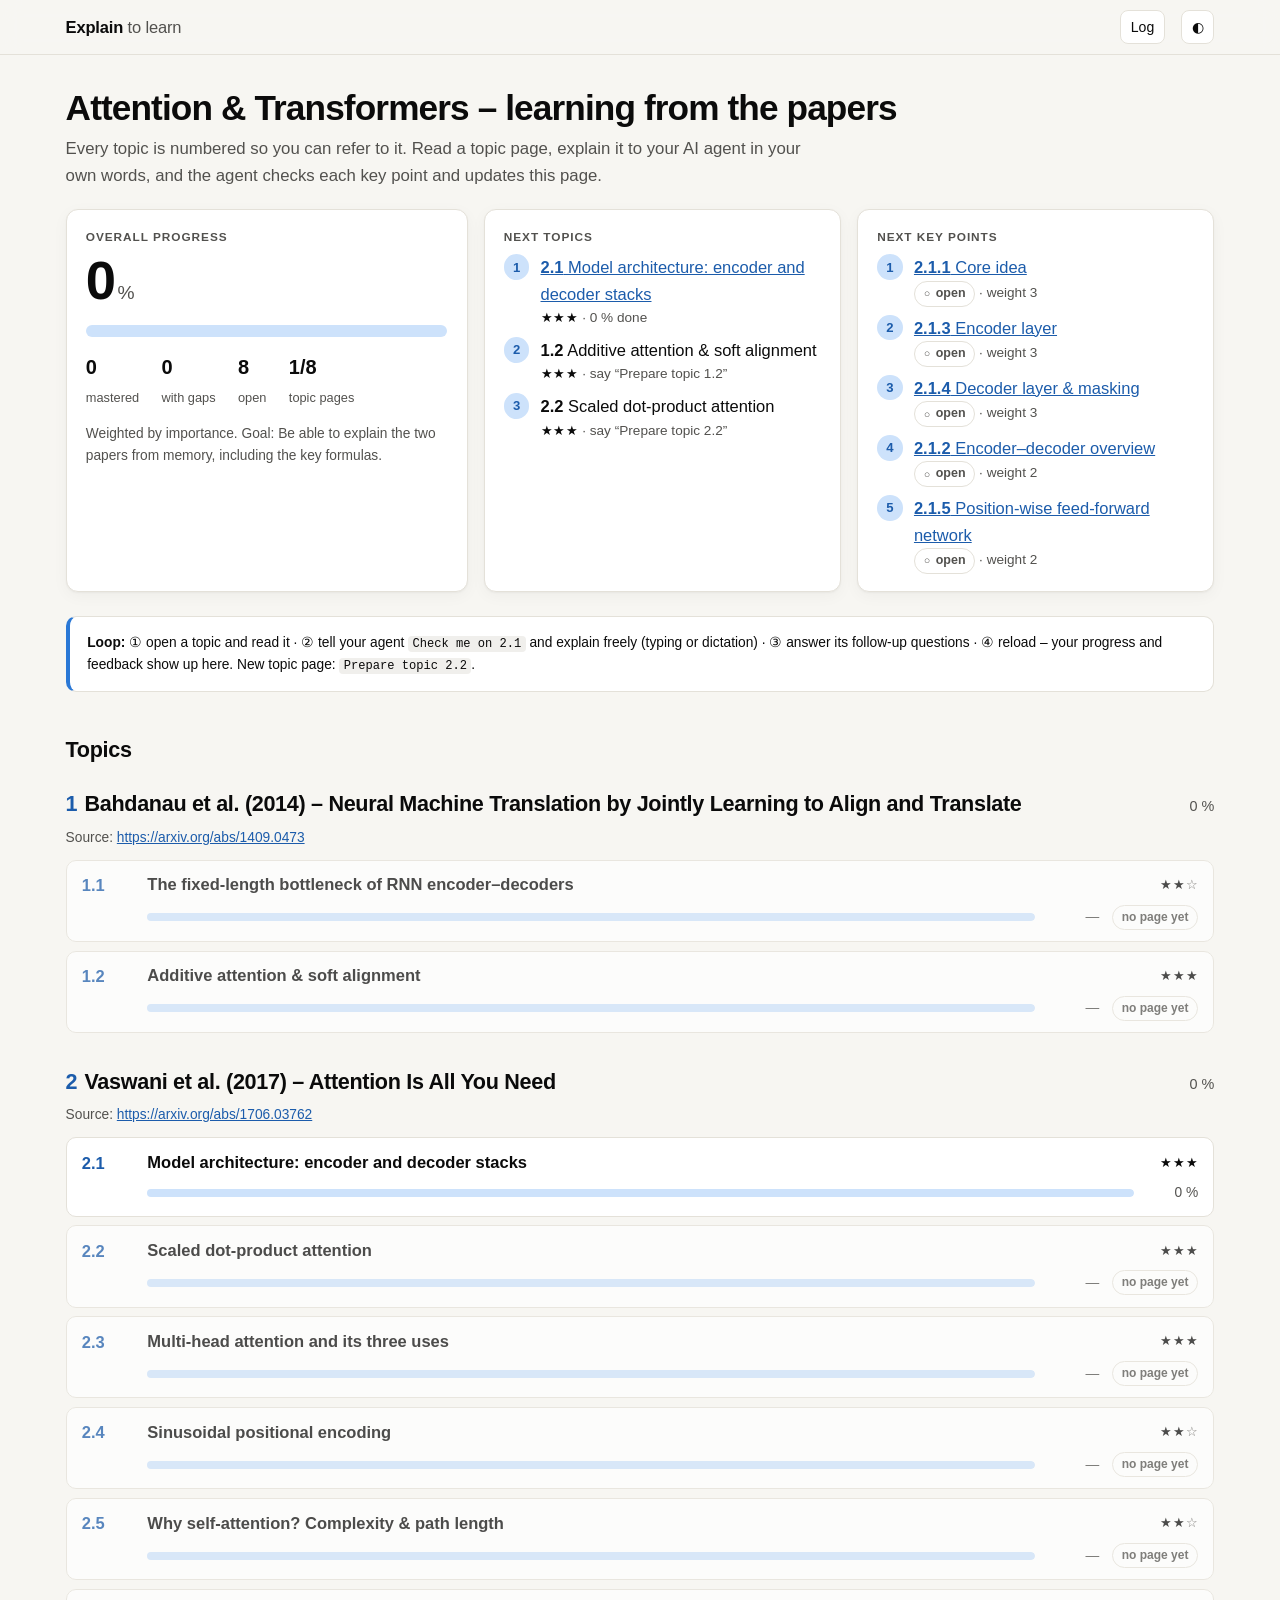
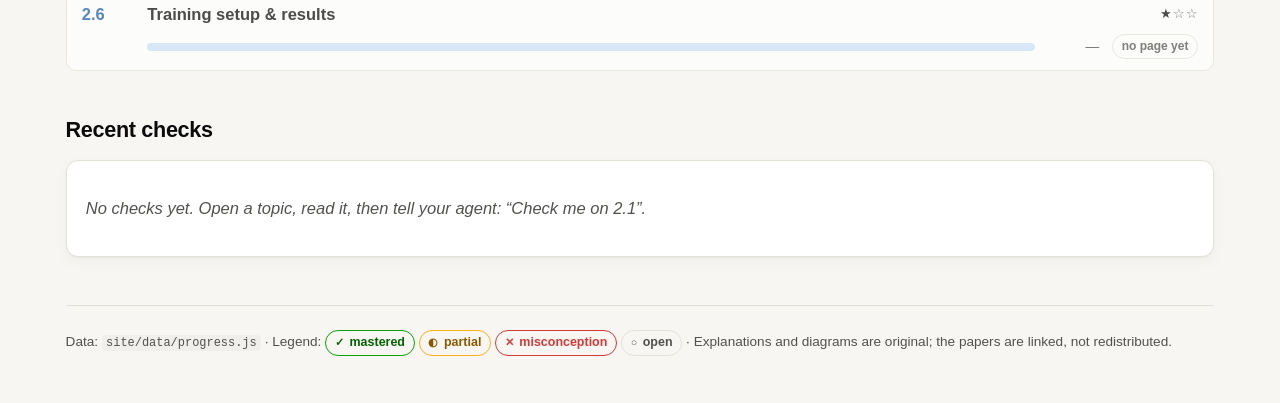
<file: site/index.html>
<!doctype html>
<html lang="en">
<head>
<meta charset="utf-8">
<meta name="viewport" content="width=device-width, initial-scale=1">
<title>Explain to learn – Attention & Transformers</title>
<link rel="stylesheet" href="assets/style.css">
</head>
<body data-page="index" data-root="">
<header class="topbar"><div class="wrap">
  <a class="brand" href="index.html">Explain <span>to learn</span></a>
  <span class="spacer"></span>
  <a class="iconbtn" href="#log-h" style="display:grid;place-items:center;text-decoration:none">Log</a>
  <button class="iconbtn" data-action="theme" title="Toggle light/dark" aria-label="Toggle light/dark">◐</button>
</div></header>

<main class="wrap">
  <h1>Attention &amp; Transformers – learning from the papers</h1>
  <p class="lead">Every topic is numbered so you can refer to it. Read a topic page, explain it to your AI agent in your own words, and the agent checks each key point and updates this page.</p>

  <div id="hero" class="hero"></div>

  <div class="box tip small">
    <b>Loop:</b> ① open a topic and read it · ② tell your agent <code>Check me on 2.1</code> and explain freely (typing or dictation) · ③ answer its follow-up questions · ④ reload – your progress and feedback show up here. New topic page: <code>Prepare topic 2.2</code>.
  </div>

  <h2>Topics</h2>
  <div id="topics"></div>

  <h2 id="log-h">Recent checks</h2>
  <div id="log" class="card"></div>

  <footer class="foot">Data: <code>site/data/progress.js</code> · Legend: <span class="st mastered">mastered</span> <span class="st partial">partial</span> <span class="st wrong">misconception</span> <span class="st open">open</span> · Explanations and diagrams are original; the papers are linked, not redistributed.</footer>
</main>

<script src="data/progress.js"></script>
<script src="assets/app.js"></script>
</body>
</html>
</file>
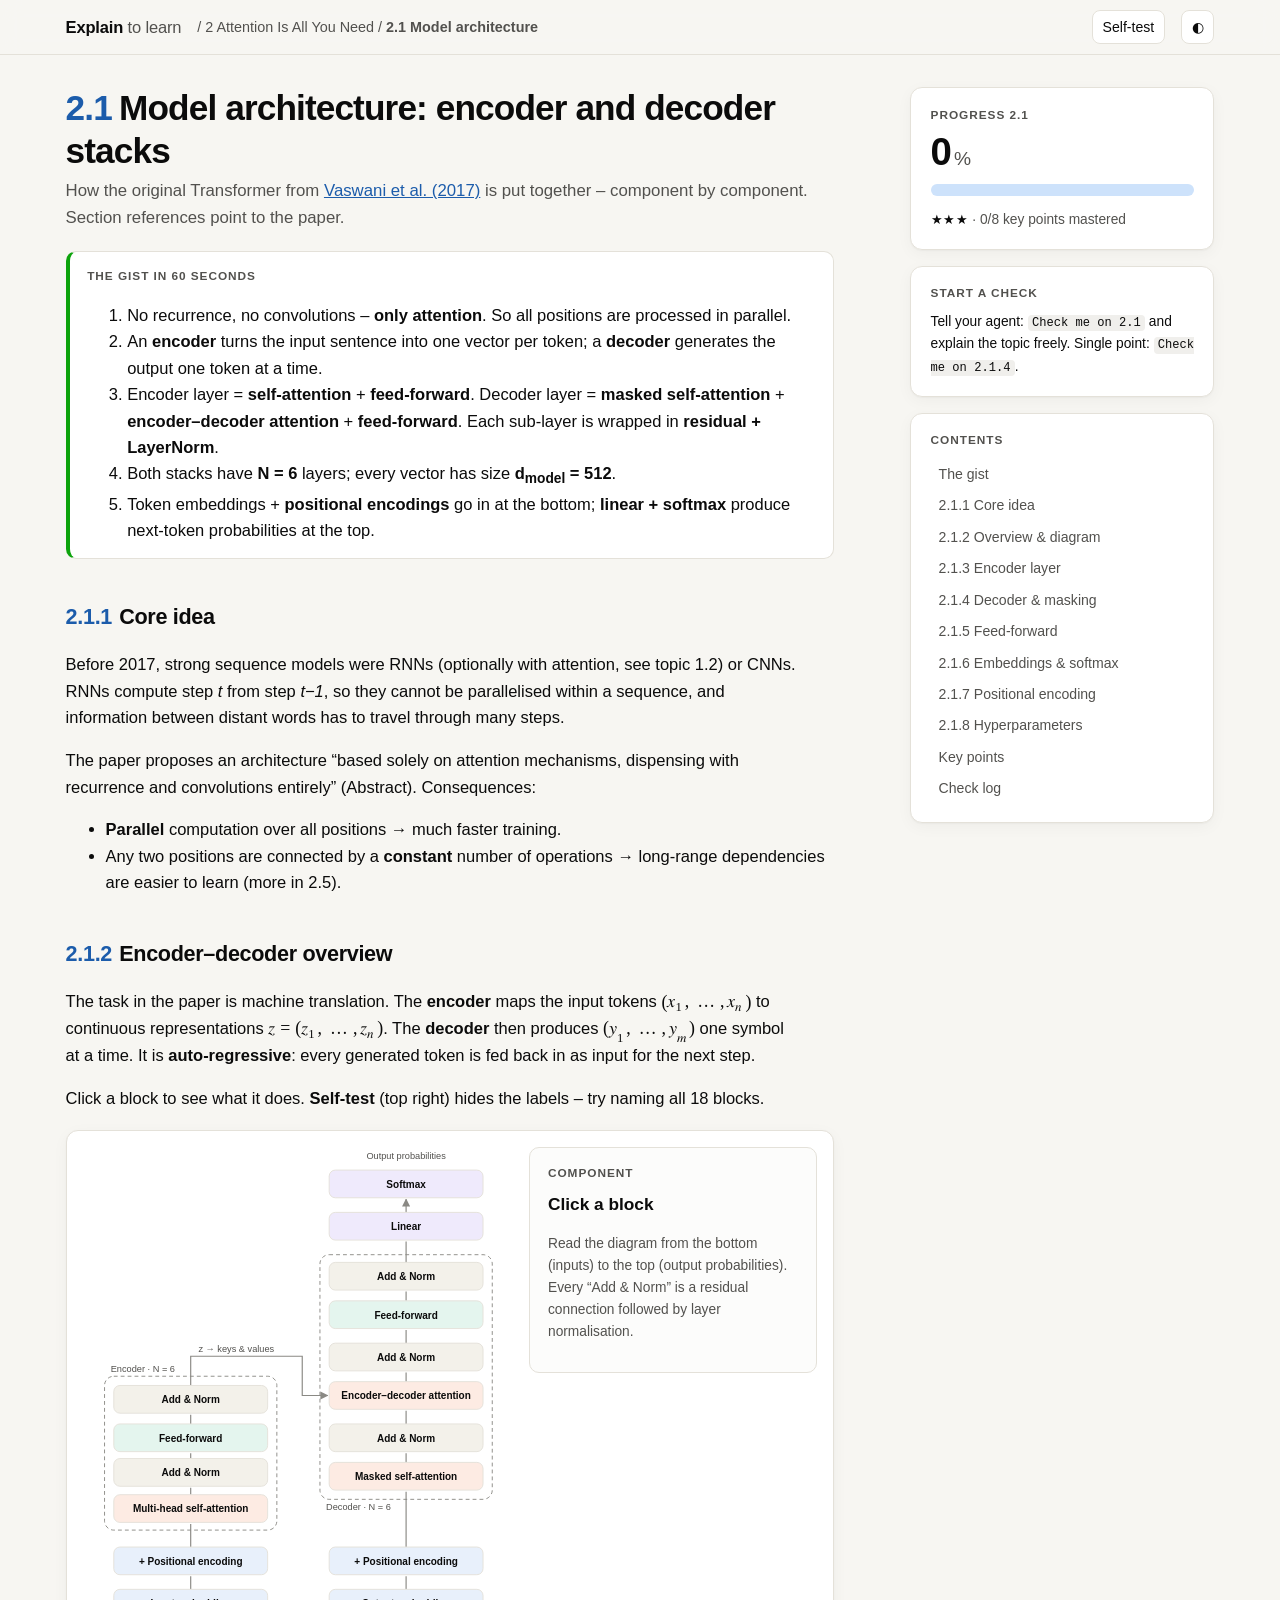
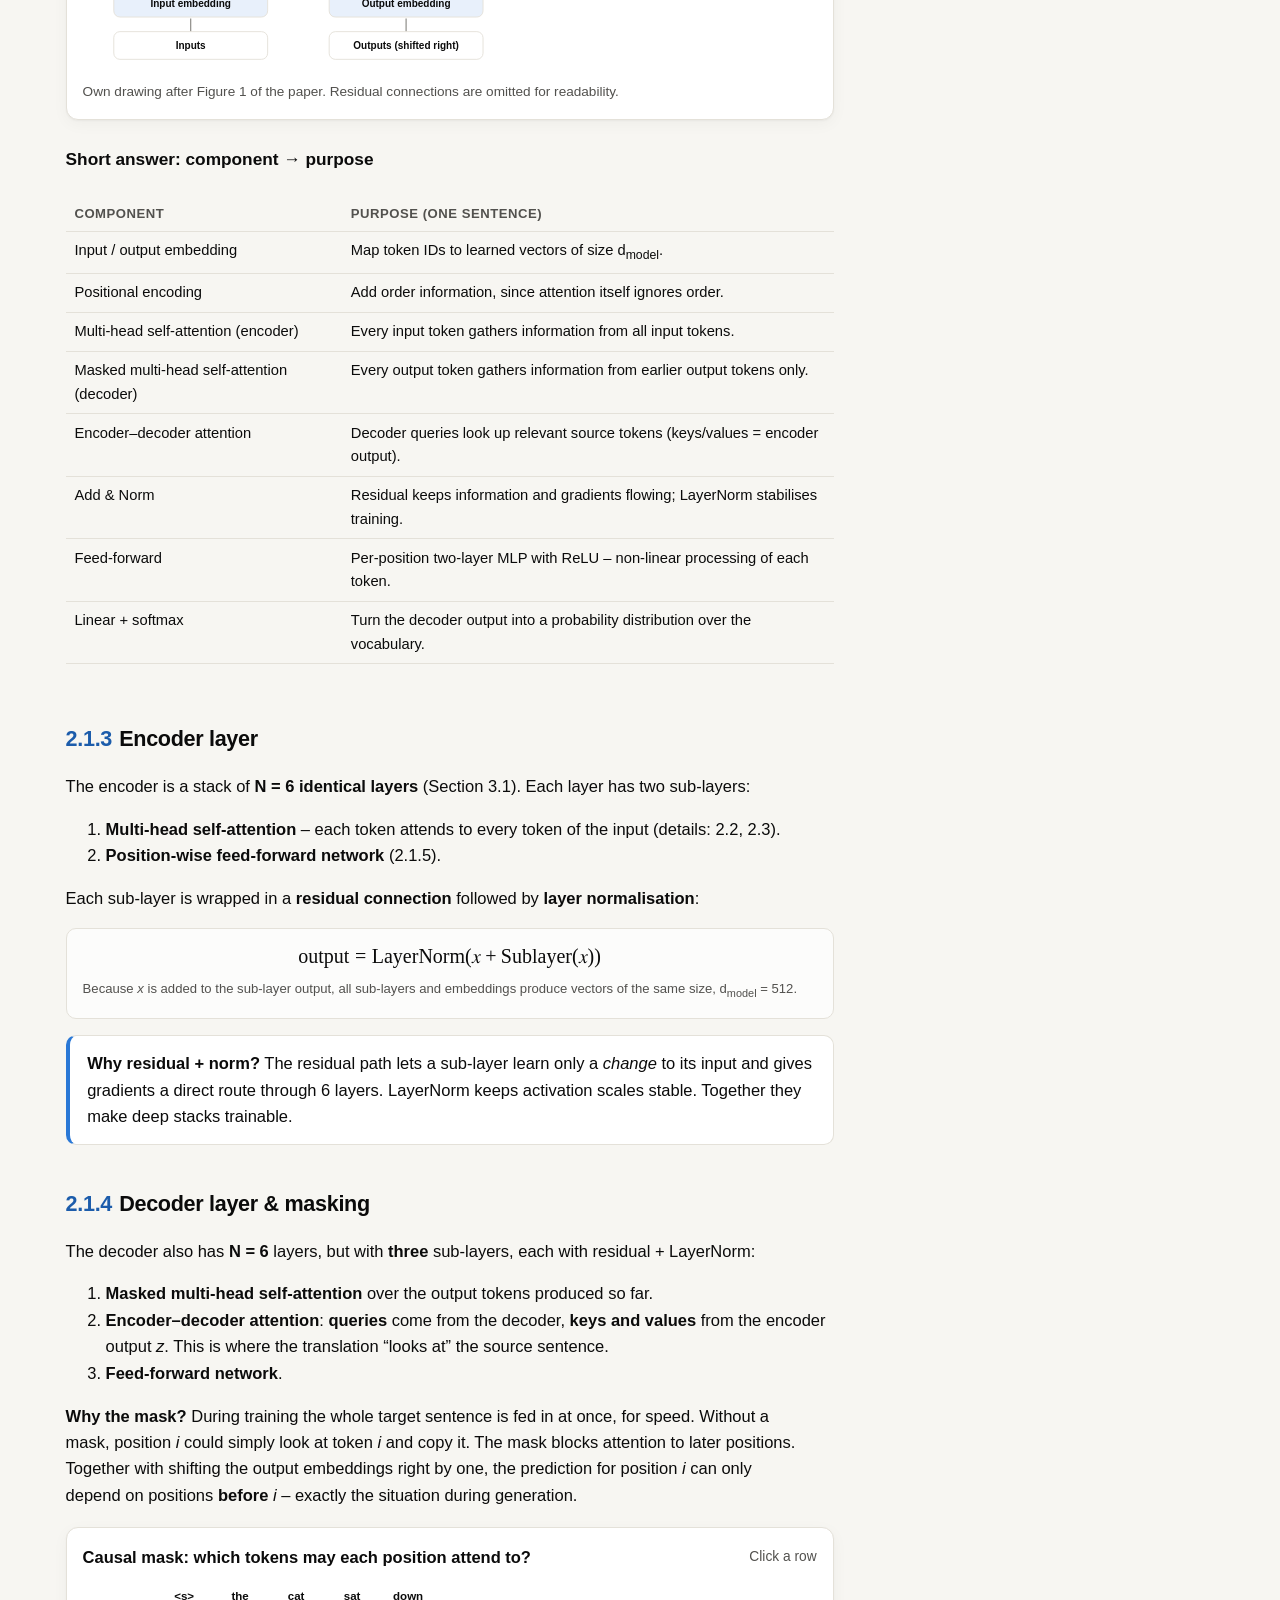
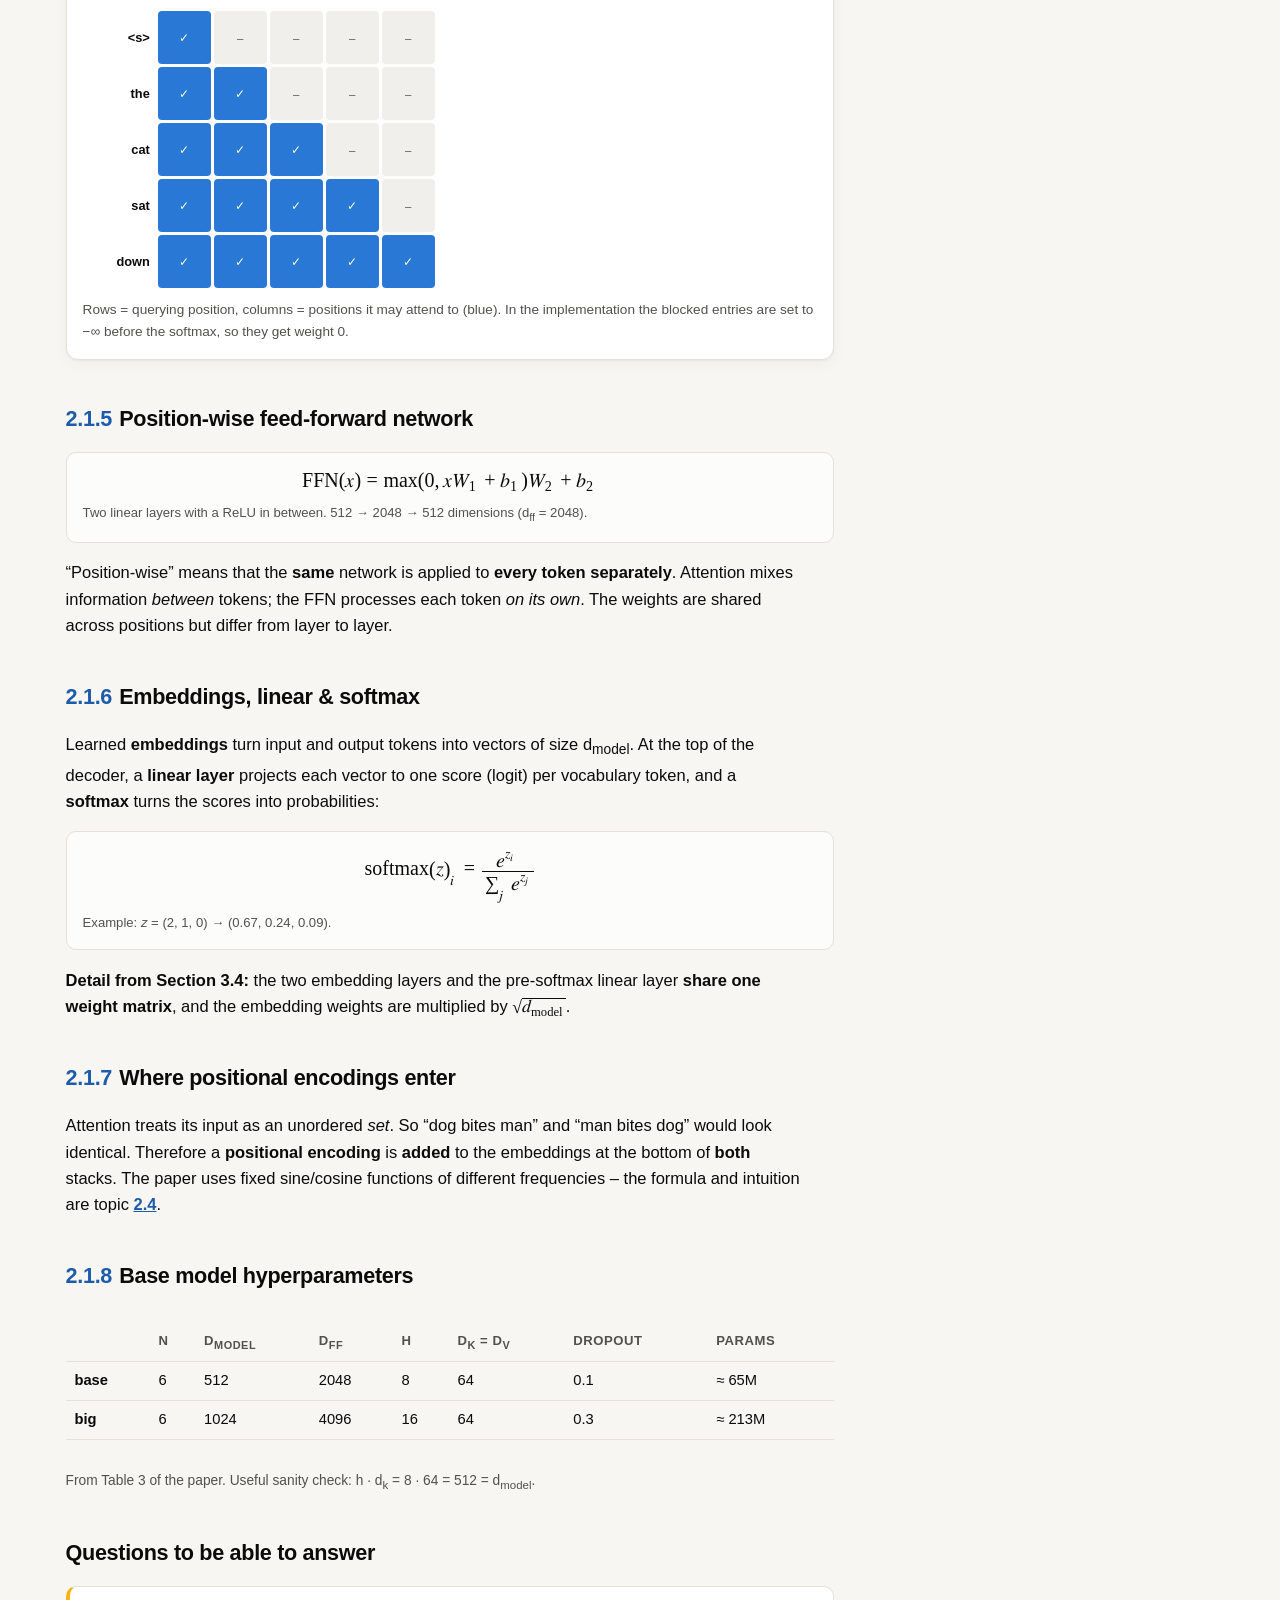
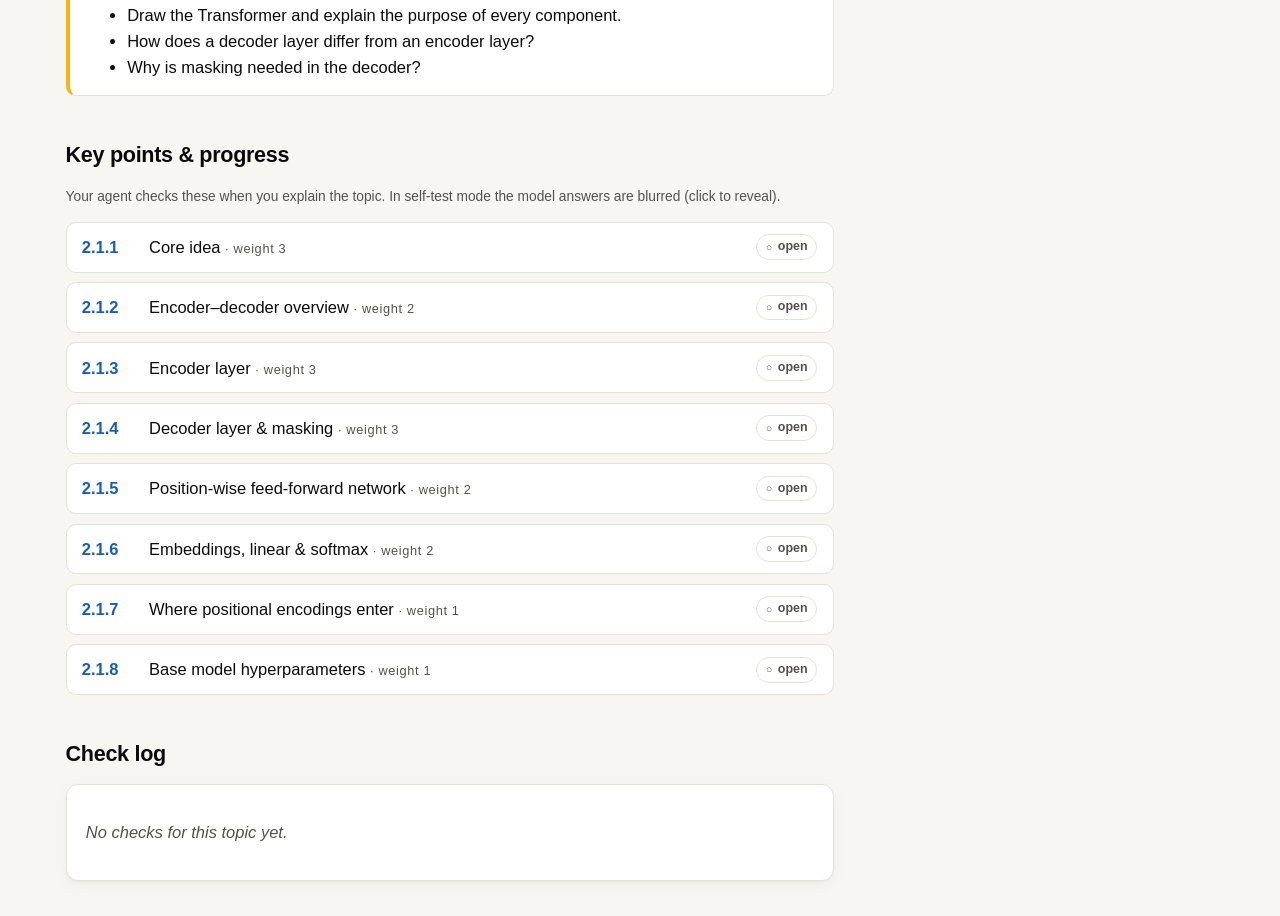
<file: site/topics/2.1-model-architecture.html>
<!doctype html>
<html lang="en">
<head>
<meta charset="utf-8">
<meta name="viewport" content="width=device-width, initial-scale=1">
<title>2.1 Model architecture · Explain to learn</title>
<link rel="stylesheet" href="../assets/style.css">
</head>
<body data-topic="2.1" data-root="../">
<header class="topbar"><div class="wrap">
  <a class="brand" href="../index.html">Explain <span>to learn</span></a>
  <span class="crumbs">/ 2 Attention Is All You Need / <b>2.1 Model architecture</b></span>
  <span class="spacer"></span>
  <button class="iconbtn" id="quizbtn" aria-pressed="false" title="Hide answers to test yourself">Self-test</button>
  <button class="iconbtn" data-action="theme" title="Toggle light/dark" aria-label="Toggle light/dark">◐</button>
</div></header>

<div class="wrap page">
<article>
  <h1><span class="num">2.1</span>Model architecture: encoder and decoder stacks</h1>
  <p class="lead">How the original Transformer from <a href="https://arxiv.org/abs/1706.03762">Vaswani et al. (2017)</a> is put together – component by component. Section references point to the paper.</p>

  <section id="summary">
    <div class="box check">
      <p class="label">The gist in 60 seconds</p>
      <ol>
        <li>No recurrence, no convolutions – <b>only attention</b>. So all positions are processed in parallel.</li>
        <li>An <b>encoder</b> turns the input sentence into one vector per token; a <b>decoder</b> generates the output one token at a time.</li>
        <li>Encoder layer = <b>self-attention</b> + <b>feed-forward</b>. Decoder layer = <b>masked self-attention</b> + <b>encoder–decoder attention</b> + <b>feed-forward</b>. Each sub-layer is wrapped in <b>residual + LayerNorm</b>.</li>
        <li>Both stacks have <b>N = 6</b> layers; every vector has size <b>d<sub>model</sub> = 512</b>.</li>
        <li>Token embeddings + <b>positional encodings</b> go in at the bottom; <b>linear + softmax</b> produce next-token probabilities at the top.</li>
      </ol>
    </div>
  </section>

  <section id="idea">
    <h2><span class="num">2.1.1</span>Core idea</h2>
    <p>Before 2017, strong sequence models were RNNs (optionally with attention, see topic 1.2) or CNNs. RNNs compute step <i>t</i> from step <i>t−1</i>, so they cannot be parallelised within a sequence, and information between distant words has to travel through many steps.</p>
    <p>The paper proposes an architecture “based solely on attention mechanisms, dispensing with recurrence and convolutions entirely” (Abstract). Consequences:</p>
    <ul>
      <li><b>Parallel</b> computation over all positions → much faster training.</li>
      <li>Any two positions are connected by a <b>constant</b> number of operations → long-range dependencies are easier to learn (more in 2.5).</li>
    </ul>
  </section>

  <section id="overview">
    <h2><span class="num">2.1.2</span>Encoder–decoder overview</h2>
    <p>The task in the paper is machine translation. The <b>encoder</b> maps the input tokens <math><mo>(</mo><msub><mi>x</mi><mn>1</mn></msub><mo>,</mo><mo>…</mo><mo>,</mo><msub><mi>x</mi><mi>n</mi></msub><mo>)</mo></math> to continuous representations <math><mi>z</mi><mo>=</mo><mo>(</mo><msub><mi>z</mi><mn>1</mn></msub><mo>,</mo><mo>…</mo><mo>,</mo><msub><mi>z</mi><mi>n</mi></msub><mo>)</mo></math>. The <b>decoder</b> then produces <math><mo>(</mo><msub><mi>y</mi><mn>1</mn></msub><mo>,</mo><mo>…</mo><mo>,</mo><msub><mi>y</mi><mi>m</mi></msub><mo>)</mo></math> one symbol at a time. It is <b>auto-regressive</b>: every generated token is fed back in as input for the next step.</p>
    <p>Click a block to see what it does. <b>Self-test</b> (top right) hides the labels – try naming all 18 blocks.</p>
    <figure>
      <div class="arch wide">
        <svg id="archsvg" viewBox="0 0 560 680" role="img" aria-label="Transformer: encoder stack on the left, decoder stack on the right, read from bottom to top">
          <defs><marker id="au" viewBox="0 0 10 10" refX="9" refY="5" markerWidth="7" markerHeight="7" orient="auto"><path d="M0,0 L10,5 L0,10 z" fill="var(--faint)"/></marker></defs>
          <rect class="loopbox" x="28" y="298" width="224" height="200" rx="12"/>
          <rect class="loopbox" x="308" y="140" width="224" height="318" rx="12"/>
          <text class="note" x="36" y="292">Encoder · N = 6</text>
          <text class="note" x="316" y="472">Decoder · N = 6</text>
          <path class="flow" marker-end="url(#au)" d="M140,630 V613 M140,575 V558 M140,520 V490 M140,452 V443 M140,405 V398 M140,360 V348
            M420,630 V613 M420,575 V558 M420,520 V448 M420,410 V398 M420,360 V343 M420,305 V293 M420,255 V238 M420,200 V188 M420,150 V123 M420,85 V68"/>
          <path class="flow" marker-end="url(#au)" d="M140,310 V272 H285 V323 H318"/>
          <text class="note" x="150" y="266">z → keys &amp; values</text>
          <text class="note" x="420" y="16" text-anchor="middle">Output probabilities</text>
        </svg>
        <div class="arch-panel" id="archpanel" aria-live="polite">
          <p class="label">Component</p>
          <h3>Click a block</h3>
          <p class="small muted">Read the diagram from the bottom (inputs) to the top (output probabilities). Every “Add &amp; Norm” is a residual connection followed by layer normalisation.</p>
        </div>
      </div>
      <figcaption>Own drawing after Figure 1 of the paper. Residual connections are omitted for readability.</figcaption>
    </figure>

    <h3>Short answer: component → purpose</h3>
    <div class="tablewrap"><table>
      <thead><tr><th>Component</th><th>Purpose (one sentence)</th></tr></thead>
      <tbody>
        <tr><td>Input / output embedding</td><td class="reveal">Map token IDs to learned vectors of size d<sub>model</sub>.</td></tr>
        <tr><td>Positional encoding</td><td class="reveal">Add order information, since attention itself ignores order.</td></tr>
        <tr><td>Multi-head self-attention (encoder)</td><td class="reveal">Every input token gathers information from all input tokens.</td></tr>
        <tr><td>Masked multi-head self-attention (decoder)</td><td class="reveal">Every output token gathers information from earlier output tokens only.</td></tr>
        <tr><td>Encoder–decoder attention</td><td class="reveal">Decoder queries look up relevant source tokens (keys/values = encoder output).</td></tr>
        <tr><td>Add &amp; Norm</td><td class="reveal">Residual keeps information and gradients flowing; LayerNorm stabilises training.</td></tr>
        <tr><td>Feed-forward</td><td class="reveal">Per-position two-layer MLP with ReLU – non-linear processing of each token.</td></tr>
        <tr><td>Linear + softmax</td><td class="reveal">Turn the decoder output into a probability distribution over the vocabulary.</td></tr>
      </tbody>
    </table></div>
  </section>

  <section id="encoder">
    <h2><span class="num">2.1.3</span>Encoder layer</h2>
    <p>The encoder is a stack of <b>N = 6 identical layers</b> (Section 3.1). Each layer has two sub-layers:</p>
    <ol>
      <li><b>Multi-head self-attention</b> – each token attends to every token of the input (details: 2.2, 2.3).</li>
      <li><b>Position-wise feed-forward network</b> (2.1.5).</li>
    </ol>
    <p>Each sub-layer is wrapped in a <b>residual connection</b> followed by <b>layer normalisation</b>:</p>
    <div class="fml">
      <math display="block"><mtext>output</mtext><mo>=</mo><mi>LayerNorm</mi><mo>(</mo><mi>x</mi><mo>+</mo><mi>Sublayer</mi><mo>(</mo><mi>x</mi><mo>)</mo><mo>)</mo></math>
      <span class="cap">Because <i>x</i> is added to the sub-layer output, all sub-layers and embeddings produce vectors of the same size, d<sub>model</sub> = 512.</span>
    </div>
    <div class="box tip"><b>Why residual + norm?</b> The residual path lets a sub-layer learn only a <i>change</i> to its input and gives gradients a direct route through 6 layers. LayerNorm keeps activation scales stable. Together they make deep stacks trainable.</div>
  </section>

  <section id="decoder">
    <h2><span class="num">2.1.4</span>Decoder layer &amp; masking</h2>
    <p>The decoder also has <b>N = 6</b> layers, but with <b>three</b> sub-layers, each with residual + LayerNorm:</p>
    <ol>
      <li><b>Masked multi-head self-attention</b> over the output tokens produced so far.</li>
      <li><b>Encoder–decoder attention</b>: <b>queries</b> come from the decoder, <b>keys and values</b> from the encoder output <i>z</i>. This is where the translation “looks at” the source sentence.</li>
      <li><b>Feed-forward network</b>.</li>
    </ol>
    <p><b>Why the mask?</b> During training the whole target sentence is fed in at once, for speed. Without a mask, position <i>i</i> could simply look at token <i>i</i> and copy it. The mask blocks attention to later positions. Together with shifting the output embeddings right by one, the prediction for position <i>i</i> can only depend on positions <b>before</b> <i>i</i> – exactly the situation during generation.</p>
    <figure>
      <div class="fig-toolbar"><b class="grow">Causal mask: which tokens may each position attend to?</b><span class="small muted">Click a row</span></div>
      <div id="mask" class="mask-grid"></div>
      <figcaption>Rows = querying position, columns = positions it may attend to (blue). In the implementation the blocked entries are set to −∞ before the softmax, so they get weight 0.</figcaption>
    </figure>
  </section>

  <section id="ffn">
    <h2><span class="num">2.1.5</span>Position-wise feed-forward network</h2>
    <div class="fml">
      <math display="block"><mi>FFN</mi><mo>(</mo><mi>x</mi><mo>)</mo><mo>=</mo><mi>max</mi><mo>(</mo><mn>0</mn><mo>,</mo><mi>x</mi><msub><mi>W</mi><mn>1</mn></msub><mo>+</mo><msub><mi>b</mi><mn>1</mn></msub><mo>)</mo><msub><mi>W</mi><mn>2</mn></msub><mo>+</mo><msub><mi>b</mi><mn>2</mn></msub></math>
      <span class="cap">Two linear layers with a ReLU in between. 512 → 2048 → 512 dimensions (d<sub>ff</sub> = 2048).</span>
    </div>
    <p>“Position-wise” means that the <b>same</b> network is applied to <b>every token separately</b>. Attention mixes information <i>between</i> tokens; the FFN processes each token <i>on its own</i>. The weights are shared across positions but differ from layer to layer.</p>
  </section>

  <section id="embeddings">
    <h2><span class="num">2.1.6</span>Embeddings, linear &amp; softmax</h2>
    <p>Learned <b>embeddings</b> turn input and output tokens into vectors of size d<sub>model</sub>. At the top of the decoder, a <b>linear layer</b> projects each vector to one score (logit) per vocabulary token, and a <b>softmax</b> turns the scores into probabilities:</p>
    <div class="fml">
      <math display="block"><mi>softmax</mi><msub><mrow><mo>(</mo><mi>z</mi><mo>)</mo></mrow><mi>i</mi></msub><mo>=</mo><mfrac><msup><mi>e</mi><msub><mi>z</mi><mi>i</mi></msub></msup><mrow><msub><mo>∑</mo><mi>j</mi></msub><msup><mi>e</mi><msub><mi>z</mi><mi>j</mi></msub></msup></mrow></mfrac></math>
      <span class="cap">Example: <i>z</i> = (2, 1, 0) → (0.67, 0.24, 0.09).</span>
    </div>
    <p><b>Detail from Section 3.4:</b> the two embedding layers and the pre-softmax linear layer <b>share one weight matrix</b>, and the embedding weights are multiplied by <math><msqrt><msub><mi>d</mi><mtext>model</mtext></msub></msqrt></math>.</p>
  </section>

  <section id="pe">
    <h2><span class="num">2.1.7</span>Where positional encodings enter</h2>
    <p>Attention treats its input as an unordered <i>set</i>. So “dog bites man” and “man bites dog” would look identical. Therefore a <b>positional encoding</b> is <b>added</b> to the embeddings at the bottom of <b>both</b> stacks. The paper uses fixed sine/cosine functions of different frequencies – the formula and intuition are topic <a href="2.4-positional-encoding.html"><b>2.4</b></a>.</p>
  </section>

  <section id="hyper">
    <h2><span class="num">2.1.8</span>Base model hyperparameters</h2>
    <div class="tablewrap"><table>
      <thead><tr><th></th><th>N</th><th>d<sub>model</sub></th><th>d<sub>ff</sub></th><th>h</th><th>d<sub>k</sub> = d<sub>v</sub></th><th>dropout</th><th>params</th></tr></thead>
      <tbody>
        <tr><td><b>base</b></td><td>6</td><td>512</td><td>2048</td><td>8</td><td>64</td><td>0.1</td><td>≈ 65M</td></tr>
        <tr><td><b>big</b></td><td>6</td><td>1024</td><td>4096</td><td>16</td><td>64</td><td>0.3</td><td>≈ 213M</td></tr>
      </tbody>
    </table></div>
    <p class="small muted">From Table 3 of the paper. Useful sanity check: h · d<sub>k</sub> = 8 · 64 = 512 = d<sub>model</sub>.</p>
  </section>

  <section id="questions">
    <h2>Questions to be able to answer</h2>
    <div class="box exam" id="tp-questions"></div>
  </section>

  <section id="keypoints">
    <h2>Key points &amp; progress</h2>
    <p class="muted small">Your agent checks these when you explain the topic. In self-test mode the model answers are blurred (click to reveal).</p>
    <div class="kps" id="tp-keypoints"></div>
  </section>

  <section id="log">
    <h2>Check log</h2>
    <div class="card" id="tp-log"></div>
  </section>
</article>

<aside class="side">
  <div class="card" id="tp-status"></div>
  <div class="card small">
    <p class="label">Start a check</p>
    Tell your agent: <code>Check me on 2.1</code> and explain the topic freely. Single point: <code>Check me on 2.1.4</code>.
  </div>
  <nav class="card">
    <p class="label">Contents</p>
    <a href="#summary">The gist</a>
    <a href="#idea">2.1.1 Core idea</a>
    <a href="#overview">2.1.2 Overview &amp; diagram</a>
    <a href="#encoder">2.1.3 Encoder layer</a>
    <a href="#decoder">2.1.4 Decoder &amp; masking</a>
    <a href="#ffn">2.1.5 Feed-forward</a>
    <a href="#embeddings">2.1.6 Embeddings &amp; softmax</a>
    <a href="#pe">2.1.7 Positional encoding</a>
    <a href="#hyper">2.1.8 Hyperparameters</a>
    <a href="#keypoints">Key points</a>
    <a href="#log">Check log</a>
  </nav>
</aside>
</div>

<script src="../data/progress.js"></script>
<script src="../assets/app.js"></script>
<script>
(function () {
  const svgNS = "http://www.w3.org/2000/svg";

  // ---------- Architecture diagram ----------
  const E = 40, DX = 320, W = 200;
  const BLOCKS = [
    { x: E, y: 630, label: "Inputs", fill: "--card", kp: "2.1.2", what: "Source sentence as token IDs.", more: "E.g. the English sentence to translate." },
    { x: E, y: 575, label: "Input embedding", fill: "--blk-embed", kp: "2.1.6", what: "Token ID → learned vector (d_model = 512).", more: "Shares its weights with the output embedding and the final linear layer." },
    { x: E, y: 520, label: "+ Positional encoding", fill: "--blk-embed", kp: "2.1.7", what: "Adds order information.", more: "Fixed sinusoids, added element-wise (topic 2.4)." },
    { x: E, y: 452, label: "Multi-head self-attention", fill: "--blk-attn", kp: "2.1.3", what: "Each input token gathers information from all input tokens.", more: "8 heads in parallel (topic 2.3)." },
    { x: E, y: 405, label: "Add & Norm", fill: "--blk-norm", kp: "2.1.3", what: "LayerNorm(x + Sublayer(x)).", more: "Residual connection + layer normalisation." },
    { x: E, y: 360, label: "Feed-forward", fill: "--blk-ffn", kp: "2.1.5", what: "Per-position two-layer MLP with ReLU.", more: "512 → 2048 → 512." },
    { x: E, y: 310, label: "Add & Norm", fill: "--blk-norm", kp: "2.1.3", what: "LayerNorm(x + Sublayer(x)).", more: "Output of the top encoder layer = z, used by every decoder layer." },
    { x: DX, y: 630, label: "Outputs (shifted right)", fill: "--card", kp: "2.1.4", what: "Target tokens generated so far.", more: "Shifted by one position so that position i only sees tokens before i." },
    { x: DX, y: 575, label: "Output embedding", fill: "--blk-embed", kp: "2.1.6", what: "Token ID → learned vector.", more: "Same weight matrix as the input embedding." },
    { x: DX, y: 520, label: "+ Positional encoding", fill: "--blk-embed", kp: "2.1.7", what: "Adds order information.", more: "Same sinusoids as in the encoder." },
    { x: DX, y: 410, label: "Masked self-attention", fill: "--blk-attn", kp: "2.1.4", what: "Output tokens attend to earlier output tokens only.", more: "Future positions are masked (set to −∞ before softmax)." },
    { x: DX, y: 360, label: "Add & Norm", fill: "--blk-norm", kp: "2.1.3", what: "Residual + LayerNorm.", more: "Same wrapper as in the encoder." },
    { x: DX, y: 305, label: "Encoder–decoder attention", fill: "--blk-attn", kp: "2.1.4", what: "Decoder queries attend over the encoder output.", more: "Q from the decoder, K and V from z." },
    { x: DX, y: 255, label: "Add & Norm", fill: "--blk-norm", kp: "2.1.3", what: "Residual + LayerNorm.", more: "" },
    { x: DX, y: 200, label: "Feed-forward", fill: "--blk-ffn", kp: "2.1.5", what: "Per-position two-layer MLP with ReLU.", more: "" },
    { x: DX, y: 150, label: "Add & Norm", fill: "--blk-norm", kp: "2.1.3", what: "Residual + LayerNorm.", more: "" },
    { x: DX, y: 85, label: "Linear", fill: "--blk-out", kp: "2.1.6", what: "Project to vocabulary size → logits.", more: "One score per possible next token." },
    { x: DX, y: 30, label: "Softmax", fill: "--blk-out", kp: "2.1.6", what: "Logits → probability distribution.", more: "The next token is chosen from this distribution." }
  ];
  const svg = document.getElementById("archsvg"), panel = document.getElementById("archpanel");
  let quiz = false;
  BLOCKS.forEach((b, i) => {
    const g = document.createElementNS(svgNS, "g");
    g.setAttribute("class", "blk"); g.setAttribute("tabindex", "0"); g.setAttribute("role", "button");
    g.innerHTML = `<rect x="${b.x}" y="${b.y}" width="${W}" height="36" rx="8" fill="var(${b.fill})"/><text x="${b.x + W / 2}" y="${b.y + 23}" text-anchor="middle"></text>`;
    b.el = g; b.nr = i + 1;
    const show = () => {
      BLOCKS.forEach((x) => x.el.classList.remove("on")); g.classList.add("on");
      b.revealed = true; label(b);
      const k = ETL.keypoint(b.kp);
      panel.innerHTML = `<p class="label">Component ${b.nr}</p><h3>${ETL.esc(b.label)}</h3>
        <p><b>Purpose:</b> ${ETL.esc(b.what)}</p>${b.more ? `<p class="small">${ETL.esc(b.more)}</p>` : ""}
        ${k ? `<p class="small"><a href="#kp-${k.id}"><span class="kid">${k.id}</span>${ETL.esc(k.title)}</a> ${ETL.badge(k.status)}</p>` : ""}`;
      if (innerWidth < 720) panel.scrollIntoView({ block: "nearest", behavior: "smooth" });
    };
    g.addEventListener("click", show);
    g.addEventListener("keydown", (e) => { if (e.key === "Enter" || e.key === " ") { e.preventDefault(); show(); } });
    svg.appendChild(g); label(b);
  });
  function label(b) {
    const t = b.el.querySelector("text"), hide = quiz && !b.revealed;
    t.textContent = hide ? `${b.nr}  ?` : b.label;
    t.classList.toggle("hidden-label", hide);
  }

  // ---------- Self-test ----------
  const qb = document.getElementById("quizbtn");
  qb.addEventListener("click", () => {
    quiz = !quiz; qb.setAttribute("aria-pressed", quiz);
    document.body.classList.toggle("quiz-hide", quiz);
    BLOCKS.forEach((b) => { b.revealed = false; b.el.classList.remove("on"); label(b); });
    panel.innerHTML = quiz ? `<p class="label">Self-test</p><h3>Name blocks 1–${BLOCKS.length}</h3><p class="small muted">Say name and purpose out loud, then click to check.</p>`
      : `<p class="label">Component</p><h3>Click a block</h3>`;
  });
  document.addEventListener("click", (e) => { const r = e.target.closest(".quiz-hide .reveal"); if (r) r.classList.remove("reveal"); });

  // ---------- Causal mask ----------
  const TOK = ["<s>", "the", "cat", "sat", "down"], n = TOK.length, grid = document.getElementById("mask");
  grid.style.gridTemplateColumns = `4.5rem repeat(${n}, 1fr)`;
  let sel = null;
  function drawMask() {
    let h = `<span class="lbl"></span>` + TOK.map((t) => `<span class="lbl">${ETL.esc(t)}</span>`).join("");
    for (let r = 0; r < n; r++) {
      h += `<button aria-pressed="${sel === r}" data-r="${r}">${ETL.esc(TOK[r])}</button>`;
      for (let c = 0; c < n; c++) {
        const ok = c <= r, active = sel === null || sel === r;
        h += `<span class="${ok && active ? "ok" : ""} ${sel === r ? "row" : ""}" title="${TOK[r]} → ${TOK[c]}: ${ok ? "allowed" : "masked"}">${ok ? "✓" : "–"}</span>`;
      }
    }
    grid.innerHTML = h;
  }
  grid.addEventListener("click", (e) => { const b = e.target.closest("button"); if (!b) return; sel = sel === +b.dataset.r ? null : +b.dataset.r; drawMask(); });
  drawMask();
})();
</script>
</body>
</html>
</file>
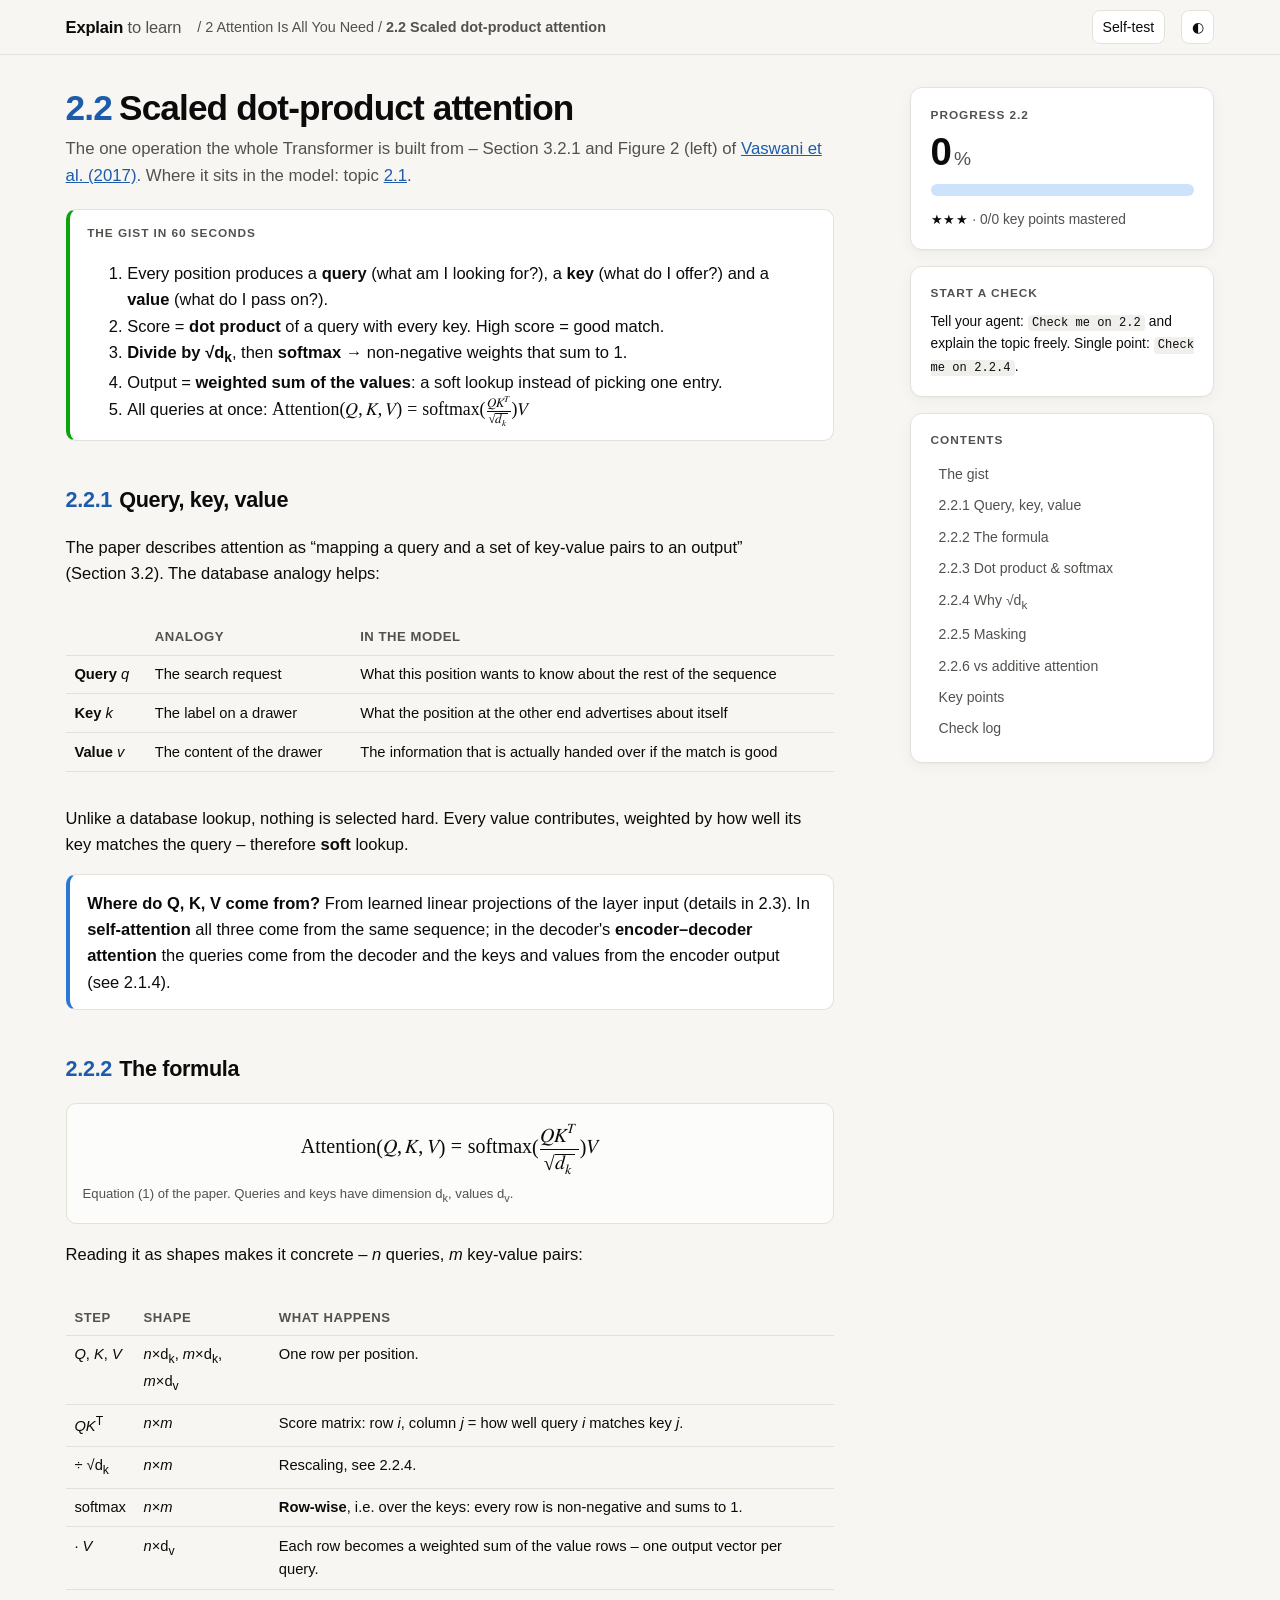
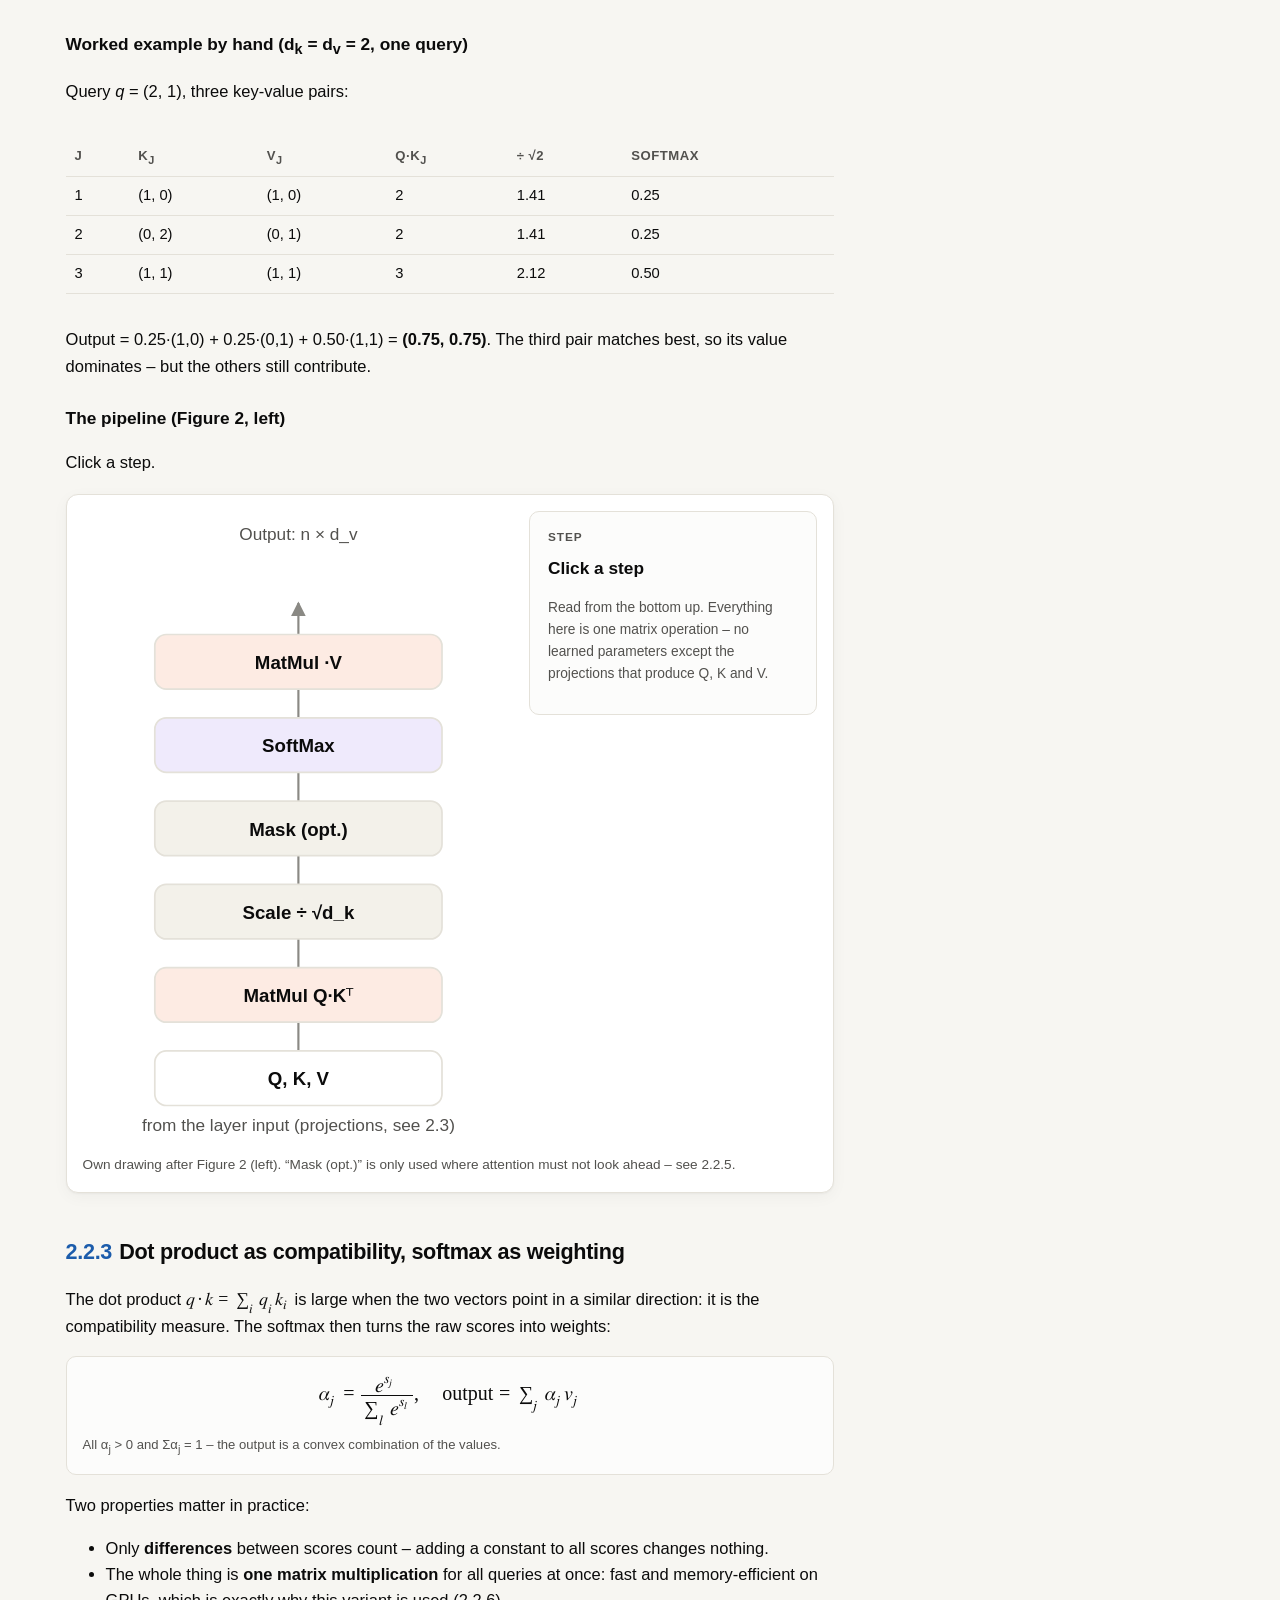
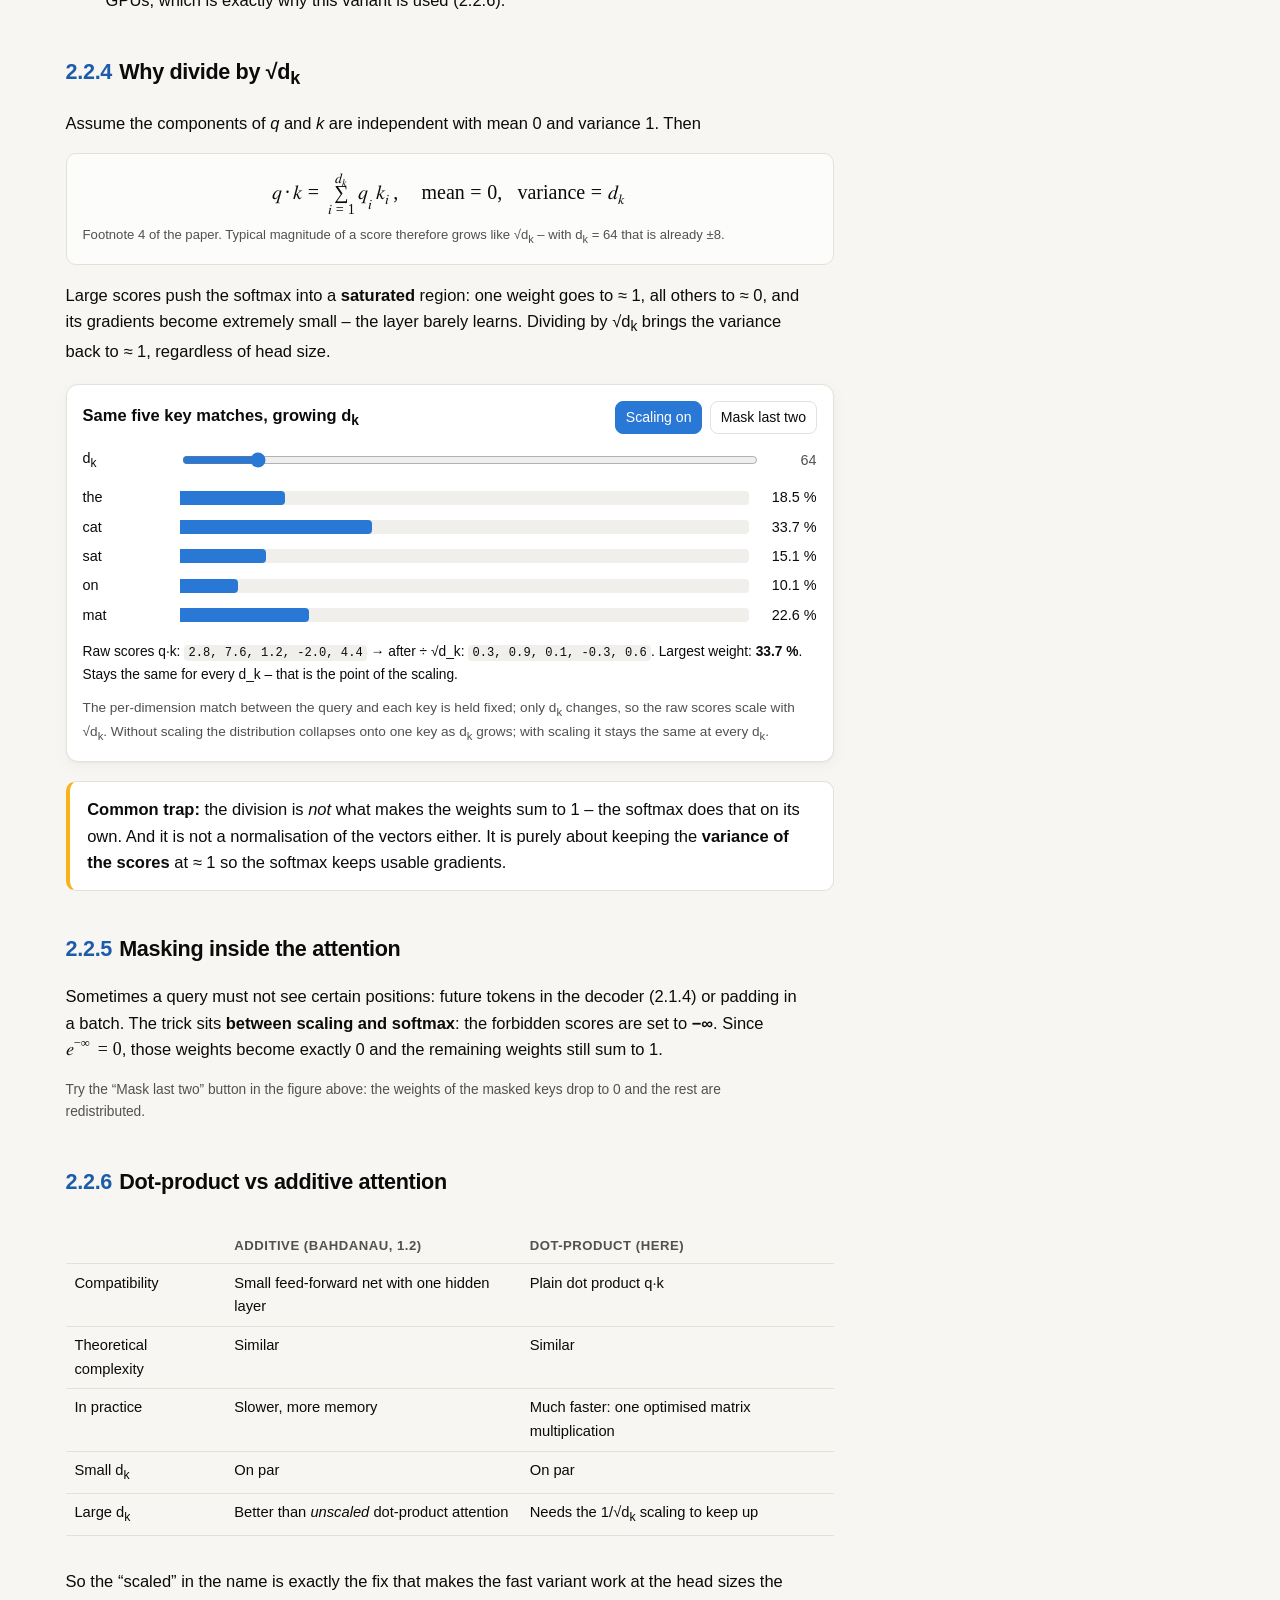
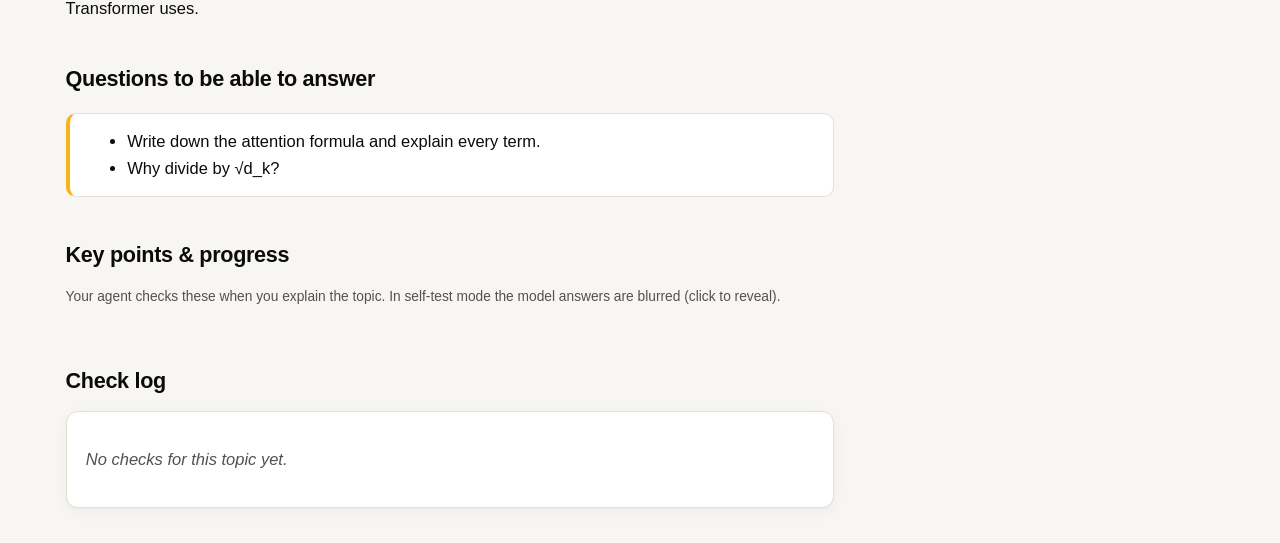
<file: site/topics/2.2-scaled-dot-product-attention.html>
<!doctype html>
<html lang="en">
<head>
<meta charset="utf-8">
<meta name="viewport" content="width=device-width, initial-scale=1">
<title>2.2 Scaled dot-product attention · Explain to learn</title>
<link rel="stylesheet" href="../assets/style.css">
</head>
<body data-topic="2.2" data-root="../">
<header class="topbar"><div class="wrap">
  <a class="brand" href="../index.html">Explain <span>to learn</span></a>
  <span class="crumbs">/ 2 Attention Is All You Need / <b>2.2 Scaled dot-product attention</b></span>
  <span class="spacer"></span>
  <button class="iconbtn" id="quizbtn" aria-pressed="false" title="Hide answers to test yourself">Self-test</button>
  <button class="iconbtn" data-action="theme" title="Toggle light/dark" aria-label="Toggle light/dark">◐</button>
</div></header>

<div class="wrap page">
<article>
  <h1><span class="num">2.2</span>Scaled dot-product attention</h1>
  <p class="lead">The one operation the whole Transformer is built from – Section 3.2.1 and Figure 2 (left) of <a href="https://arxiv.org/abs/1706.03762">Vaswani et al. (2017)</a>. Where it sits in the model: topic <a href="2.1-model-architecture.html">2.1</a>.</p>

  <section id="summary">
    <div class="box check">
      <p class="label">The gist in 60 seconds</p>
      <ol>
        <li>Every position produces a <b>query</b> (what am I looking for?), a <b>key</b> (what do I offer?) and a <b>value</b> (what do I pass on?).</li>
        <li>Score = <b>dot product</b> of a query with every key. High score = good match.</li>
        <li><b>Divide by √d<sub>k</sub></b>, then <b>softmax</b> → non-negative weights that sum to 1.</li>
        <li>Output = <b>weighted sum of the values</b>: a soft lookup instead of picking one entry.</li>
        <li>All queries at once: <math><mi>Attention</mi><mo>(</mo><mi>Q</mi><mo>,</mo><mi>K</mi><mo>,</mo><mi>V</mi><mo>)</mo><mo>=</mo><mi>softmax</mi><mo>(</mo><mfrac><mrow><mi>Q</mi><msup><mi>K</mi><mi>T</mi></msup></mrow><msqrt><msub><mi>d</mi><mi>k</mi></msub></msqrt></mfrac><mo>)</mo><mi>V</mi></math></li>
      </ol>
    </div>
  </section>

  <section id="qkv">
    <h2><span class="num">2.2.1</span>Query, key, value</h2>
    <p>The paper describes attention as “mapping a query and a set of key-value pairs to an output” (Section 3.2). The database analogy helps:</p>
    <div class="tablewrap"><table>
      <thead><tr><th></th><th>Analogy</th><th>In the model</th></tr></thead>
      <tbody>
        <tr><td><b>Query</b> <i>q</i></td><td class="reveal">The search request</td><td class="reveal">What this position wants to know about the rest of the sequence</td></tr>
        <tr><td><b>Key</b> <i>k</i></td><td class="reveal">The label on a drawer</td><td class="reveal">What the position at the other end advertises about itself</td></tr>
        <tr><td><b>Value</b> <i>v</i></td><td class="reveal">The content of the drawer</td><td class="reveal">The information that is actually handed over if the match is good</td></tr>
      </tbody>
    </table></div>
    <p>Unlike a database lookup, nothing is selected hard. Every value contributes, weighted by how well its key matches the query – therefore <b>soft</b> lookup.</p>
    <div class="box tip"><b>Where do Q, K, V come from?</b> From learned linear projections of the layer input (details in 2.3). In <b>self-attention</b> all three come from the same sequence; in the decoder's <b>encoder–decoder attention</b> the queries come from the decoder and the keys and values from the encoder output (see 2.1.4).</div>
  </section>

  <section id="formula">
    <h2><span class="num">2.2.2</span>The formula</h2>
    <div class="fml">
      <math display="block"><mi>Attention</mi><mo>(</mo><mi>Q</mi><mo>,</mo><mi>K</mi><mo>,</mo><mi>V</mi><mo>)</mo><mo>=</mo><mi>softmax</mi><mrow><mo>(</mo><mfrac><mrow><mi>Q</mi><msup><mi>K</mi><mi>T</mi></msup></mrow><msqrt><msub><mi>d</mi><mi>k</mi></msub></msqrt></mfrac><mo>)</mo></mrow><mi>V</mi></math>
      <span class="cap">Equation (1) of the paper. Queries and keys have dimension d<sub>k</sub>, values d<sub>v</sub>.</span>
    </div>
    <p>Reading it as shapes makes it concrete – <i>n</i> queries, <i>m</i> key-value pairs:</p>
    <div class="tablewrap"><table>
      <thead><tr><th>Step</th><th>Shape</th><th>What happens</th></tr></thead>
      <tbody>
        <tr><td><i>Q</i>, <i>K</i>, <i>V</i></td><td><i>n</i>×d<sub>k</sub>, <i>m</i>×d<sub>k</sub>, <i>m</i>×d<sub>v</sub></td><td class="reveal">One row per position.</td></tr>
        <tr><td><i>QK</i><sup>T</sup></td><td><i>n</i>×<i>m</i></td><td class="reveal">Score matrix: row <i>i</i>, column <i>j</i> = how well query <i>i</i> matches key <i>j</i>.</td></tr>
        <tr><td>÷ √d<sub>k</sub></td><td><i>n</i>×<i>m</i></td><td class="reveal">Rescaling, see 2.2.4.</td></tr>
        <tr><td>softmax</td><td><i>n</i>×<i>m</i></td><td class="reveal"><b>Row-wise</b>, i.e. over the keys: every row is non-negative and sums to 1.</td></tr>
        <tr><td>· <i>V</i></td><td><i>n</i>×d<sub>v</sub></td><td class="reveal">Each row becomes a weighted sum of the value rows – one output vector per query.</td></tr>
      </tbody>
    </table></div>

    <h3>Worked example by hand (d<sub>k</sub> = d<sub>v</sub> = 2, one query)</h3>
    <p>Query <i>q</i> = (2, 1), three key-value pairs:</p>
    <div class="tablewrap"><table>
      <thead><tr><th>j</th><th>k<sub>j</sub></th><th>v<sub>j</sub></th><th>q·k<sub>j</sub></th><th>÷ √2</th><th>softmax</th></tr></thead>
      <tbody>
        <tr><td>1</td><td>(1, 0)</td><td>(1, 0)</td><td>2</td><td>1.41</td><td class="reveal">0.25</td></tr>
        <tr><td>2</td><td>(0, 2)</td><td>(0, 1)</td><td>2</td><td>1.41</td><td class="reveal">0.25</td></tr>
        <tr><td>3</td><td>(1, 1)</td><td>(1, 1)</td><td>3</td><td>2.12</td><td class="reveal">0.50</td></tr>
      </tbody>
    </table></div>
    <p>Output = 0.25·(1,0) + 0.25·(0,1) + 0.50·(1,1) = <span class="reveal"><b>(0.75, 0.75)</b></span>. The third pair matches best, so its value dominates – but the others still contribute.</p>

    <h3>The pipeline (Figure 2, left)</h3>
    <p>Click a step.</p>
    <figure>
      <div class="arch wide">
        <svg id="pipesvg" viewBox="0 0 300 440" role="img" aria-label="Pipeline: MatMul Q K, scale, mask, softmax, MatMul with V">
          <defs><marker id="pu" viewBox="0 0 10 10" refX="9" refY="5" markerWidth="7" markerHeight="7" orient="auto"><path d="M0,0 L10,5 L0,10 z" fill="var(--faint)"/></marker></defs>
          <path class="flow" marker-end="url(#pu)" d="M150,376 V356 M150,318 V298 M150,260 V240 M150,202 V182 M150,144 V124 M150,86 V64"/>
          <text class="note" x="150" y="20" text-anchor="middle">Output: n × d_v</text>
          <text class="note" x="150" y="432" text-anchor="middle">from the layer input (projections, see 2.3)</text>
        </svg>
        <div class="arch-panel" id="pipepanel" aria-live="polite">
          <p class="label">Step</p>
          <h3>Click a step</h3>
          <p class="small muted">Read from the bottom up. Everything here is one matrix operation – no learned parameters except the projections that produce Q, K and V.</p>
        </div>
      </div>
      <figcaption>Own drawing after Figure 2 (left). “Mask (opt.)” is only used where attention must not look ahead – see 2.2.5.</figcaption>
    </figure>
  </section>

  <section id="softmax">
    <h2><span class="num">2.2.3</span>Dot product as compatibility, softmax as weighting</h2>
    <p>The dot product <math><mi>q</mi><mo>·</mo><mi>k</mi><mo>=</mo><msub><mo>∑</mo><mi>i</mi></msub><msub><mi>q</mi><mi>i</mi></msub><msub><mi>k</mi><mi>i</mi></msub></math> is large when the two vectors point in a similar direction: it is the compatibility measure. The softmax then turns the raw scores into weights:</p>
    <div class="fml">
      <math display="block"><msub><mi>α</mi><mi>j</mi></msub><mo>=</mo><mfrac><msup><mi>e</mi><msub><mi>s</mi><mi>j</mi></msub></msup><mrow><msub><mo>∑</mo><mi>l</mi></msub><msup><mi>e</mi><msub><mi>s</mi><mi>l</mi></msub></msup></mrow></mfrac><mo>,</mo><mspace width="1em"/><mtext>output</mtext><mo>=</mo><msub><mo>∑</mo><mi>j</mi></msub><msub><mi>α</mi><mi>j</mi></msub><msub><mi>v</mi><mi>j</mi></msub></math>
      <span class="cap">All α<sub>j</sub> &gt; 0 and Σα<sub>j</sub> = 1 – the output is a convex combination of the values.</span>
    </div>
    <p>Two properties matter in practice:</p>
    <ul>
      <li>Only <b>differences</b> between scores count – adding a constant to all scores changes nothing.</li>
      <li>The whole thing is <b>one matrix multiplication</b> for all queries at once: fast and memory-efficient on GPUs, which is exactly why this variant is used (2.2.6).</li>
    </ul>
  </section>

  <section id="scaling">
    <h2><span class="num">2.2.4</span>Why divide by √d<sub>k</sub></h2>
    <p>Assume the components of <i>q</i> and <i>k</i> are independent with mean 0 and variance 1. Then</p>
    <div class="fml">
      <math display="block"><mi>q</mi><mo>·</mo><mi>k</mi><mo>=</mo><munderover><mo>∑</mo><mrow><mi>i</mi><mo>=</mo><mn>1</mn></mrow><msub><mi>d</mi><mi>k</mi></msub></munderover><msub><mi>q</mi><mi>i</mi></msub><msub><mi>k</mi><mi>i</mi></msub><mo>,</mo><mspace width="1em"/><mtext>mean</mtext><mo>=</mo><mn>0</mn><mo>,</mo><mspace width="0.6em"/><mtext>variance</mtext><mo>=</mo><msub><mi>d</mi><mi>k</mi></msub></math>
      <span class="cap">Footnote 4 of the paper. Typical magnitude of a score therefore grows like √d<sub>k</sub> – with d<sub>k</sub> = 64 that is already ±8.</span>
    </div>
    <p>Large scores push the softmax into a <b>saturated</b> region: one weight goes to ≈ 1, all others to ≈ 0, and its gradients become extremely small – the layer barely learns. Dividing by √d<sub>k</sub> brings the variance back to ≈ 1, regardless of head size.</p>
    <figure>
      <div class="fig-toolbar">
        <b class="grow">Same five key matches, growing d<sub>k</sub></b>
        <button class="iconbtn" id="scalebtn" aria-pressed="true">Scaling on</button>
        <button class="iconbtn" id="maskbtn" aria-pressed="false">Mask last two</button>
      </div>
      <div class="ctrl"><label for="dk">d<sub>k</sub></label><input type="range" id="dk" min="2" max="512" step="2" value="64"><output id="dkout">64</output></div>
      <div class="bars" id="bars"></div>
      <p class="small" id="scalenote" style="margin:.9rem 0 0"></p>
      <figcaption>The per-dimension match between the query and each key is held fixed; only d<sub>k</sub> changes, so the raw scores scale with √d<sub>k</sub>. Without scaling the distribution collapses onto one key as d<sub>k</sub> grows; with scaling it stays the same at every d<sub>k</sub>.</figcaption>
    </figure>
    <div class="box exam"><b>Common trap:</b> the division is <i>not</i> what makes the weights sum to 1 – the softmax does that on its own. And it is not a normalisation of the vectors either. It is purely about keeping the <b>variance of the scores</b> at ≈ 1 so the softmax keeps usable gradients.</div>
  </section>

  <section id="mask">
    <h2><span class="num">2.2.5</span>Masking inside the attention</h2>
    <p>Sometimes a query must not see certain positions: future tokens in the decoder (2.1.4) or padding in a batch. The trick sits <b>between scaling and softmax</b>: the forbidden scores are set to <b>−∞</b>. Since <math><msup><mi>e</mi><mrow><mo>−</mo><mi>∞</mi></mrow></msup><mo>=</mo><mn>0</mn></math>, those weights become exactly 0 and the remaining weights still sum to 1.</p>
    <p class="small muted">Try the “Mask last two” button in the figure above: the weights of the masked keys drop to 0 and the rest are redistributed.</p>
  </section>

  <section id="additive">
    <h2><span class="num">2.2.6</span>Dot-product vs additive attention</h2>
    <div class="tablewrap"><table>
      <thead><tr><th></th><th>Additive (Bahdanau, 1.2)</th><th>Dot-product (here)</th></tr></thead>
      <tbody>
        <tr><td>Compatibility</td><td class="reveal">Small feed-forward net with one hidden layer</td><td class="reveal">Plain dot product q·k</td></tr>
        <tr><td>Theoretical complexity</td><td class="reveal">Similar</td><td class="reveal">Similar</td></tr>
        <tr><td>In practice</td><td class="reveal">Slower, more memory</td><td class="reveal">Much faster: one optimised matrix multiplication</td></tr>
        <tr><td>Small d<sub>k</sub></td><td class="reveal">On par</td><td class="reveal">On par</td></tr>
        <tr><td>Large d<sub>k</sub></td><td class="reveal">Better than <i>unscaled</i> dot-product attention</td><td class="reveal">Needs the 1/√d<sub>k</sub> scaling to keep up</td></tr>
      </tbody>
    </table></div>
    <p>So the “scaled” in the name is exactly the fix that makes the fast variant work at the head sizes the Transformer uses.</p>
  </section>

  <section id="questions">
    <h2>Questions to be able to answer</h2>
    <div class="box exam" id="tp-questions"></div>
  </section>

  <section id="keypoints">
    <h2>Key points &amp; progress</h2>
    <p class="muted small">Your agent checks these when you explain the topic. In self-test mode the model answers are blurred (click to reveal).</p>
    <div class="kps" id="tp-keypoints"></div>
  </section>

  <section id="log">
    <h2>Check log</h2>
    <div class="card" id="tp-log"></div>
  </section>
</article>

<aside class="side">
  <div class="card" id="tp-status"></div>
  <div class="card small">
    <p class="label">Start a check</p>
    Tell your agent: <code>Check me on 2.2</code> and explain the topic freely. Single point: <code>Check me on 2.2.4</code>.
  </div>
  <nav class="card">
    <p class="label">Contents</p>
    <a href="#summary">The gist</a>
    <a href="#qkv">2.2.1 Query, key, value</a>
    <a href="#formula">2.2.2 The formula</a>
    <a href="#softmax">2.2.3 Dot product &amp; softmax</a>
    <a href="#scaling">2.2.4 Why √d<sub>k</sub></a>
    <a href="#mask">2.2.5 Masking</a>
    <a href="#additive">2.2.6 vs additive attention</a>
    <a href="#keypoints">Key points</a>
    <a href="#log">Check log</a>
  </nav>
</aside>
</div>

<script src="../data/progress.js"></script>
<script src="../assets/app.js"></script>
<script>
(function () {
  const svgNS = "http://www.w3.org/2000/svg";

  // ---------- Pipeline diagram ----------
  const X = 50, W = 200;
  const STEPS = [
    { y: 376, label: "Q, K, V", fill: "--card", kp: "2.2.1", what: "One query, key and value row per position.",
      more: "Linear projections of the layer input (topic 2.3)." },
    { y: 318, label: "MatMul  Q·Kᵀ", fill: "--blk-attn", kp: "2.2.2", what: "Score matrix n × m: every query against every key.",
      more: "One dot product per pair – done in a single matrix multiplication." },
    { y: 260, label: "Scale  ÷ √d_k", fill: "--blk-norm", kp: "2.2.4", what: "Divide all scores by √d_k.",
      more: "Keeps the variance of the scores at ≈ 1 so the softmax does not saturate." },
    { y: 202, label: "Mask (opt.)", fill: "--blk-norm", kp: "2.2.5", what: "Forbidden positions are set to −∞.",
      more: "Future positions in the decoder, padding in a batch." },
    { y: 144, label: "SoftMax", fill: "--blk-out", kp: "2.2.3", what: "Row-wise: scores → weights that sum to 1.",
      more: "Only differences between scores matter." },
    { y: 86, label: "MatMul  ·V", fill: "--blk-attn", kp: "2.2.2", what: "Weighted sum of the value rows.",
      more: "Result: one output vector of size d_v per query." }
  ];
  const svg = document.getElementById("pipesvg"), panel = document.getElementById("pipepanel");
  let quiz = false;
  STEPS.forEach((b, i) => {
    const g = document.createElementNS(svgNS, "g");
    g.setAttribute("class", "blk"); g.setAttribute("tabindex", "0"); g.setAttribute("role", "button");
    g.innerHTML = `<rect x="${X}" y="${b.y}" width="${W}" height="38" rx="8" fill="var(${b.fill})"/><text x="${X + W / 2}" y="${b.y + 24}" text-anchor="middle"></text>`;
    b.el = g; b.nr = i + 1;
    const show = () => {
      STEPS.forEach((x) => x.el.classList.remove("on")); g.classList.add("on");
      b.revealed = true; label(b);
      const k = ETL.keypoint(b.kp);
      panel.innerHTML = `<p class="label">Step ${b.nr}</p><h3>${ETL.esc(b.label)}</h3>
        <p><b>What happens:</b> ${ETL.esc(b.what)}</p>${b.more ? `<p class="small">${ETL.esc(b.more)}</p>` : ""}
        ${k ? `<p class="small"><a href="#kp-${k.id}"><span class="kid">${k.id}</span>${ETL.esc(k.title)}</a> ${ETL.badge(k.status)}</p>` : ""}`;
      if (innerWidth < 720) panel.scrollIntoView({ block: "nearest", behavior: "smooth" });
    };
    g.addEventListener("click", show);
    g.addEventListener("keydown", (e) => { if (e.key === "Enter" || e.key === " ") { e.preventDefault(); show(); } });
    svg.appendChild(g); label(b);
  });
  function label(b) {
    const t = b.el.querySelector("text"), hide = quiz && !b.revealed;
    t.textContent = hide ? `${b.nr}  ?` : b.label;
    t.classList.toggle("hidden-label", hide);
  }

  // ---------- Self-test ----------
  const qb = document.getElementById("quizbtn");
  qb.addEventListener("click", () => {
    quiz = !quiz; qb.setAttribute("aria-pressed", quiz);
    document.body.classList.toggle("quiz-hide", quiz);
    STEPS.forEach((b) => { b.revealed = false; b.el.classList.remove("on"); label(b); });
    panel.innerHTML = quiz ? `<p class="label">Self-test</p><h3>Name steps 1–${STEPS.length}</h3><p class="small muted">Say what each step does, then click to check.</p>`
      : `<p class="label">Step</p><h3>Click a step</h3>`;
  });
  document.addEventListener("click", (e) => { const r = e.target.closest(".quiz-hide .reveal"); if (r) r.classList.remove("reveal"); });

  // ---------- Scaling playground ----------
  // Per-dimension match between the query and each key (mean of q_i·k_i). Fixed, so only d_k varies.
  const KEYS = ["the", "cat", "sat", "on", "mat"], UNIT = [0.35, 0.95, 0.15, -0.25, 0.55];
  const dk = document.getElementById("dk"), dkout = document.getElementById("dkout"),
        bars = document.getElementById("bars"), note = document.getElementById("scalenote"),
        sbtn = document.getElementById("scalebtn"), mbtn = document.getElementById("maskbtn");
  let scaled = true, masked = false;

  function draw() {
    const d = +dk.value, root = Math.sqrt(d);
    dkout.textContent = d;
    // raw score ≈ unit match × √d_k (variance of a dot product of d_k dimensions grows with d_k)
    const raw = UNIT.map((u) => u * root);
    const s = raw.map((x, i) => (masked && i >= KEYS.length - 2) ? -Infinity : (scaled ? x / root : x));
    const mx = Math.max(...s), ex = s.map((x) => Math.exp(x - mx)), sum = ex.reduce((a, b) => a + b, 0);
    const w = ex.map((x) => x / sum);
    bars.innerHTML = KEYS.map((t, i) => `<div class="bar"><span>${t}</span>
      <span class="track"><span class="fill" style="width:${(w[i] * 100).toFixed(1)}%"></span></span>
      <output>${(w[i] * 100).toFixed(1)} %</output></div>`).join("");
    const top = Math.max(...w);
    note.innerHTML = `Raw scores q·k: <code>${raw.map((x) => x.toFixed(1)).join(", ")}</code> → after ${scaled ? "÷ √d_k" : "no scaling"}: <code>${s.map((x) => x === -Infinity ? "−∞" : x.toFixed(1)).join(", ")}</code>.
      Largest weight: <b>${(top * 100).toFixed(1)} %</b>. ${!scaled && top > 0.9
        ? "The softmax is saturated – almost one-hot, gradients ≈ 0."
        : scaled ? "Stays the same for every d_k – that is the point of the scaling." : ""}`;
  }
  dk.addEventListener("input", draw);
  sbtn.addEventListener("click", () => { scaled = !scaled; sbtn.setAttribute("aria-pressed", scaled); sbtn.textContent = scaled ? "Scaling on" : "Scaling off"; draw(); });
  mbtn.addEventListener("click", () => { masked = !masked; mbtn.setAttribute("aria-pressed", masked); draw(); });
  draw();
})();
</script>
</body>
</html>
</file>
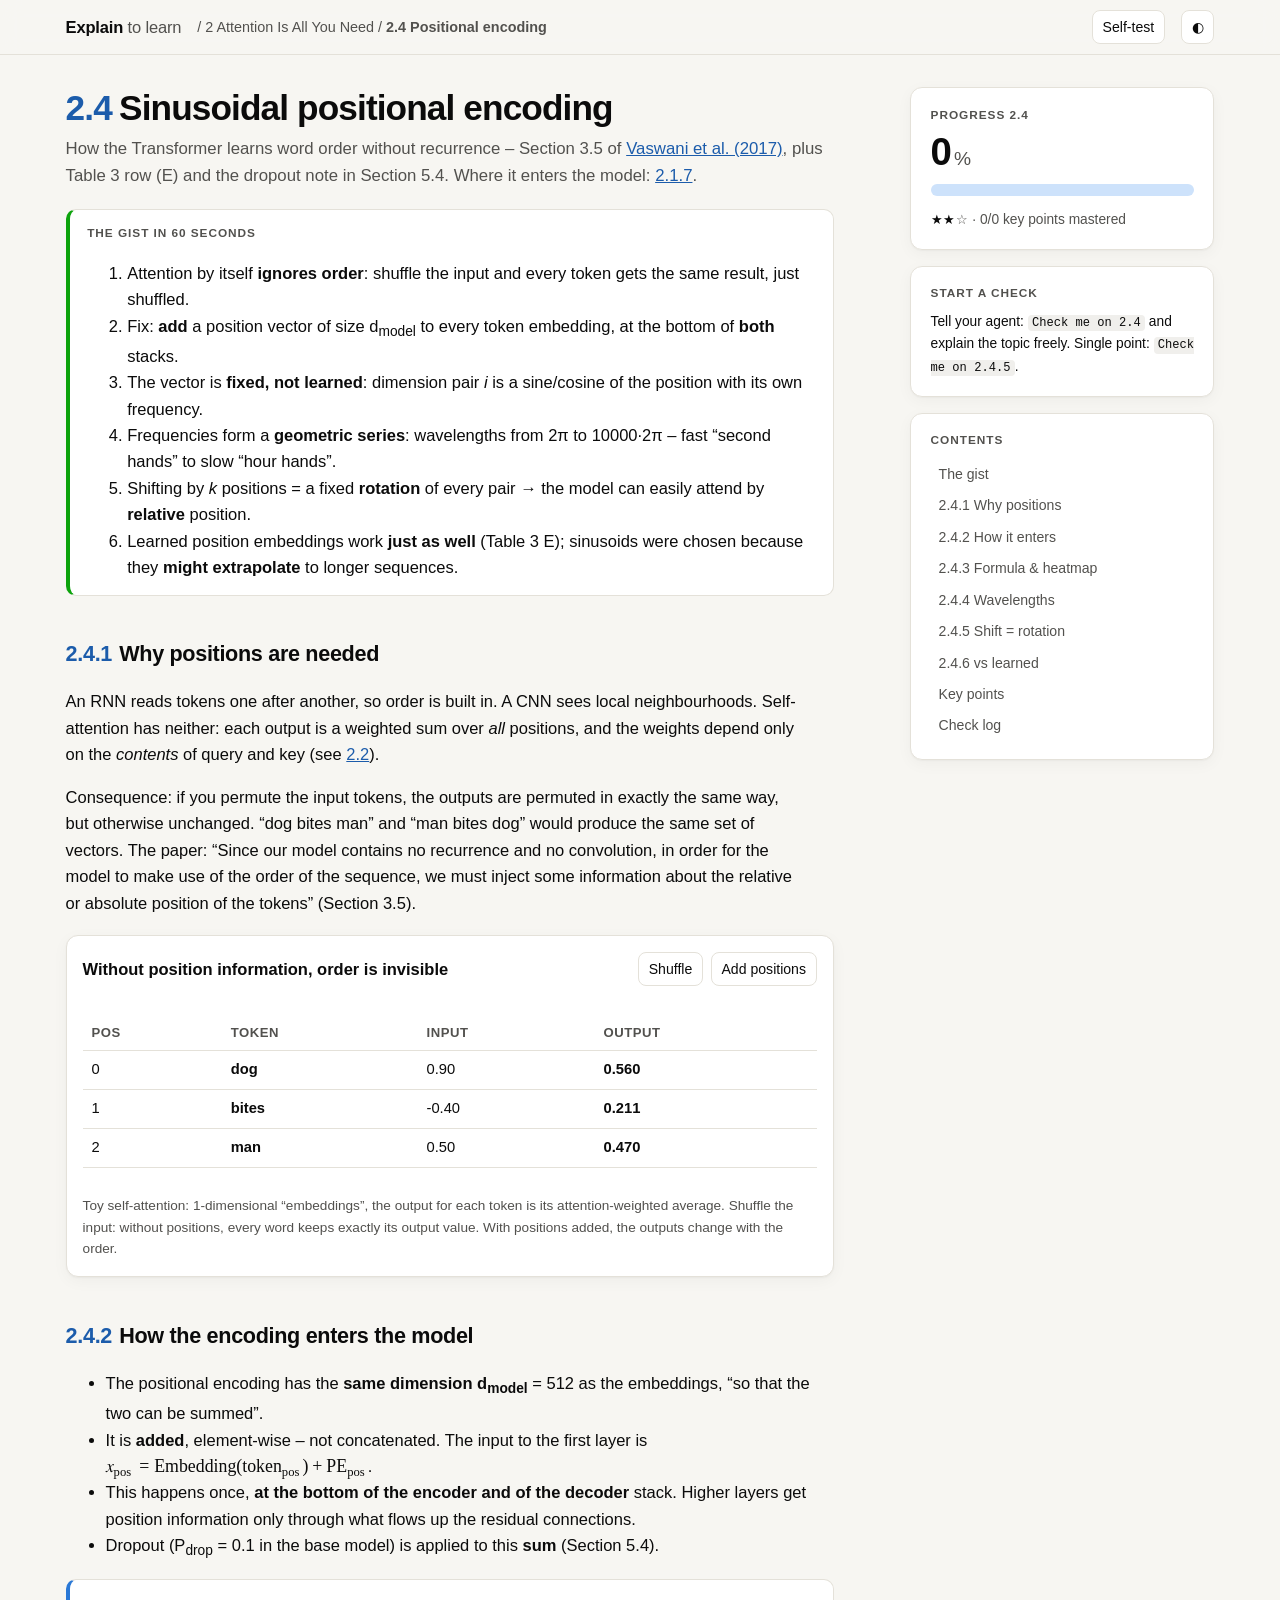
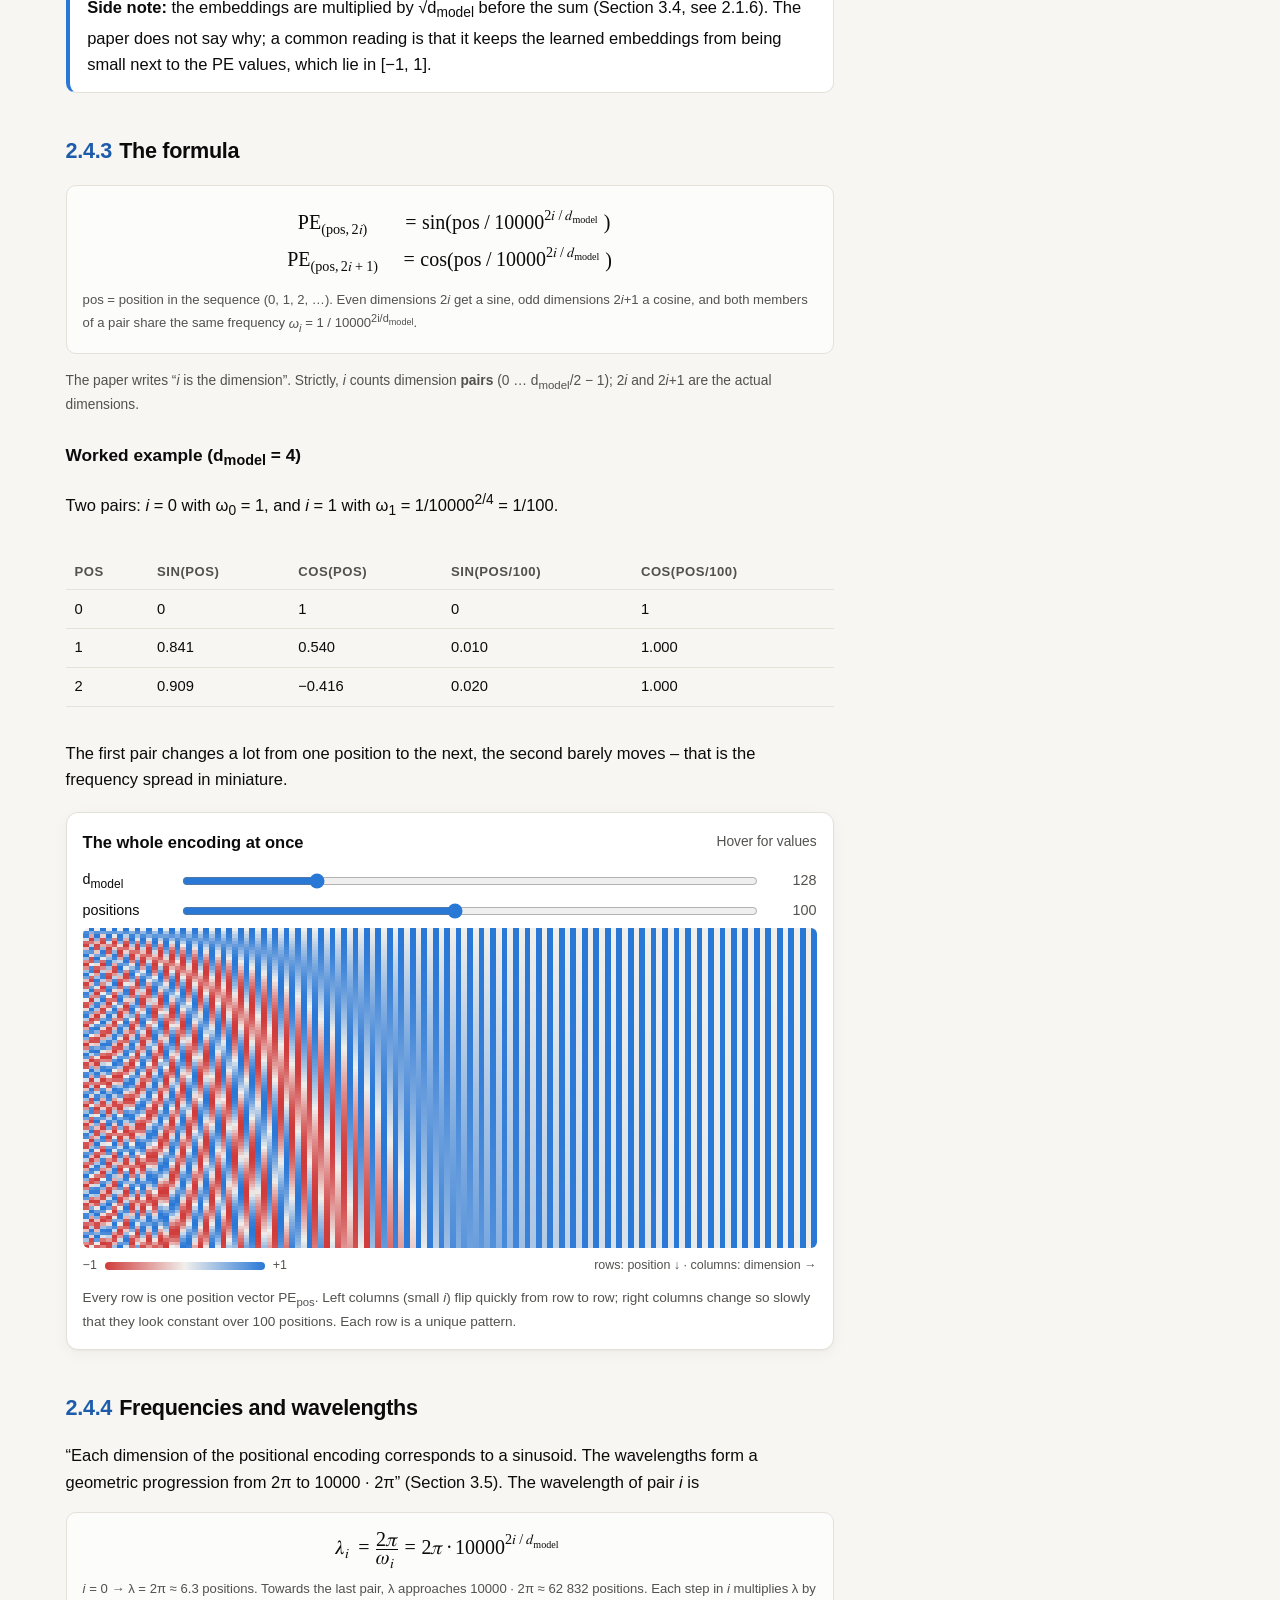
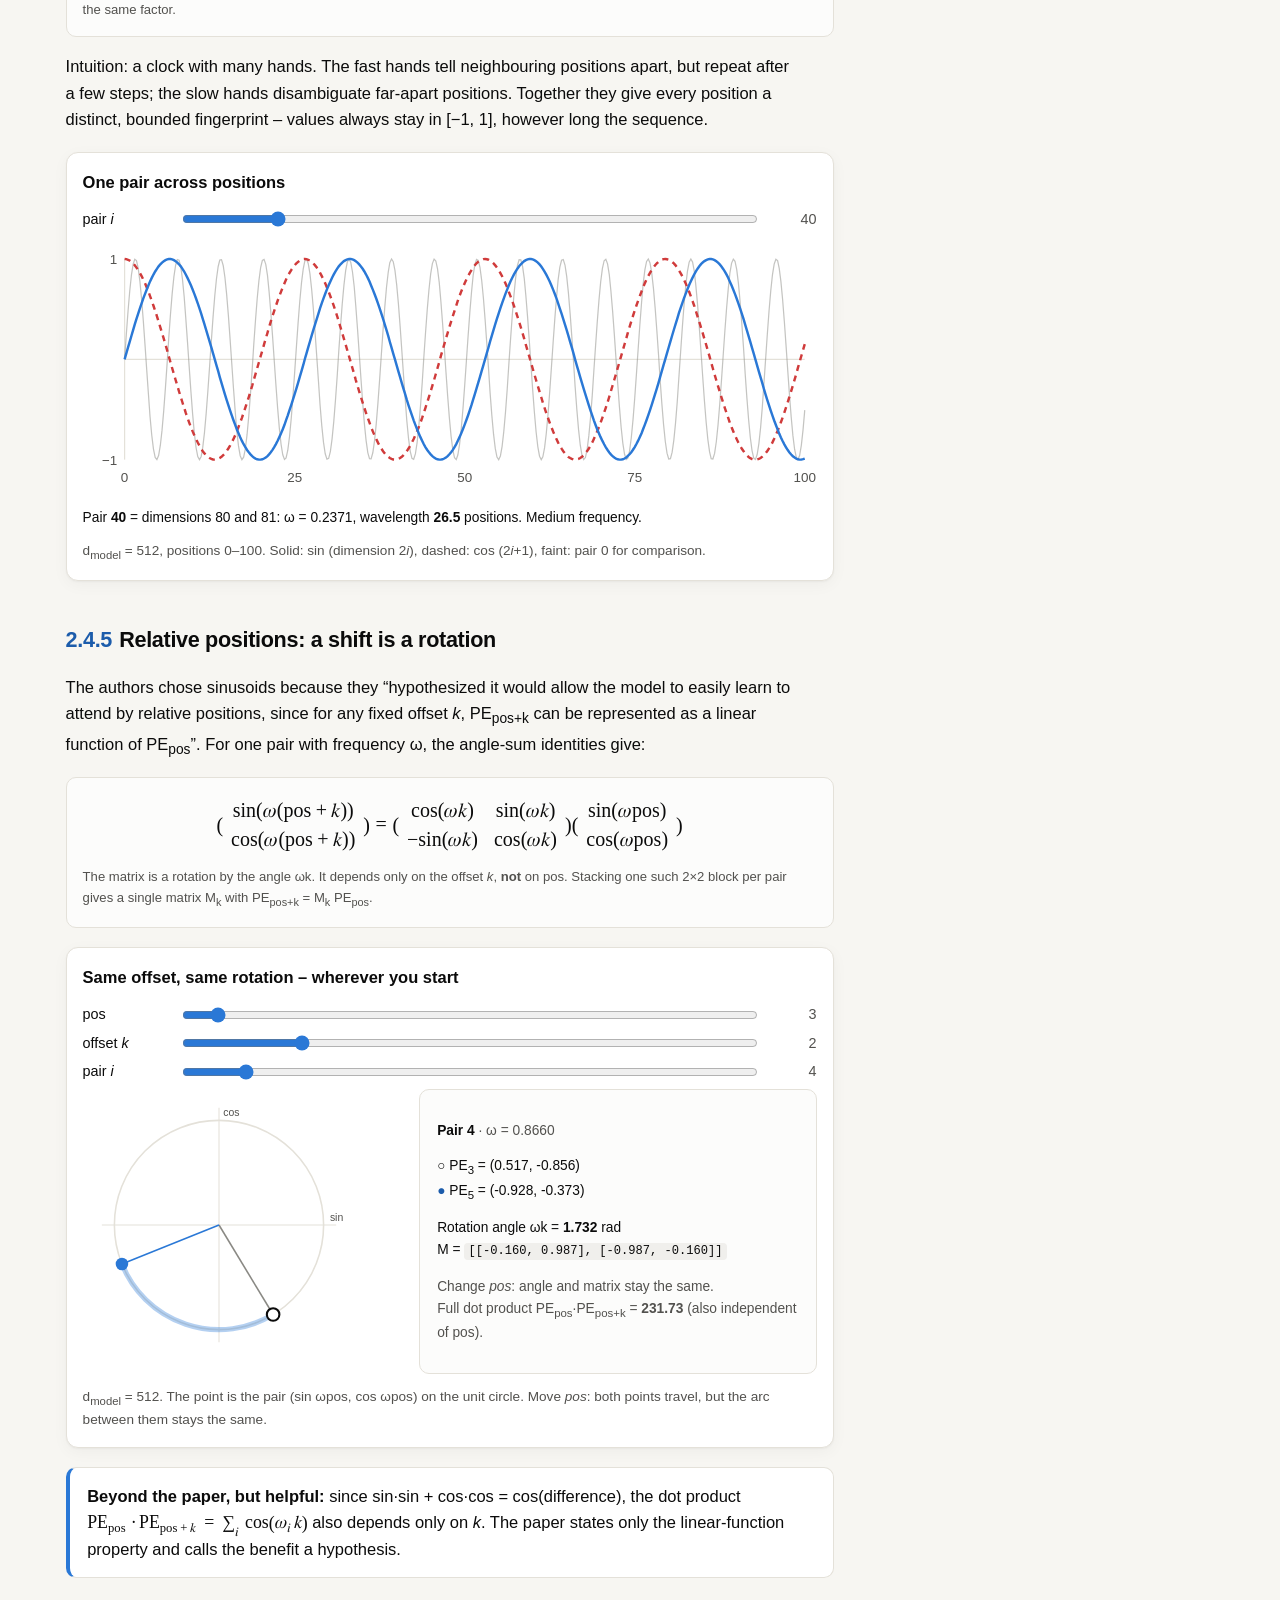
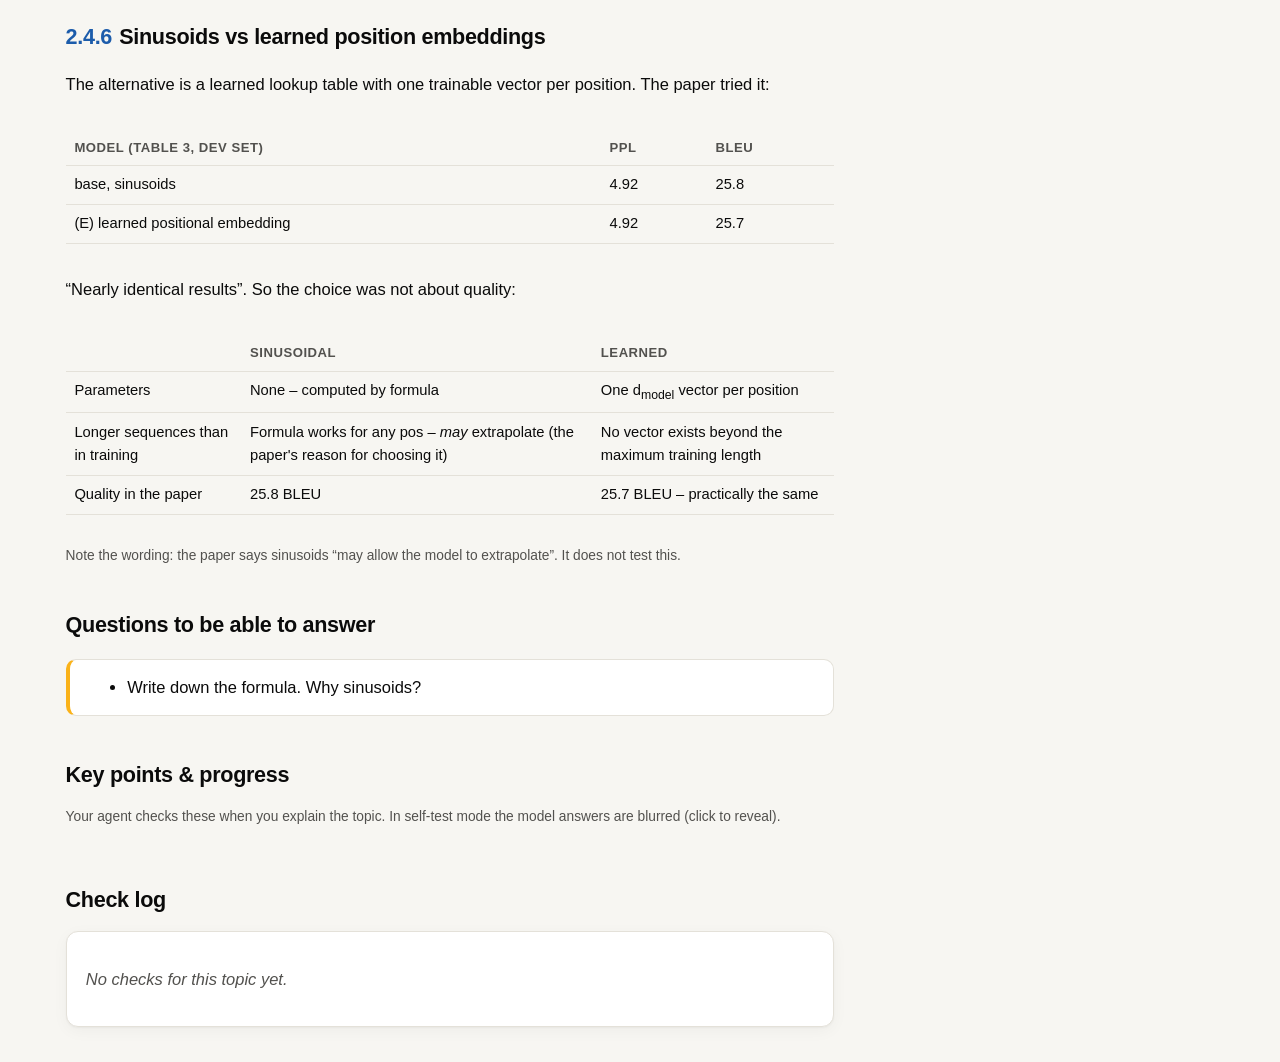
<file: site/topics/2.4-positional-encoding.html>
<!doctype html>
<html lang="en">
<head>
<meta charset="utf-8">
<meta name="viewport" content="width=device-width, initial-scale=1">
<title>2.4 Sinusoidal positional encoding · Explain to learn</title>
<link rel="stylesheet" href="../assets/style.css">
</head>
<body data-topic="2.4" data-root="../">
<header class="topbar"><div class="wrap">
  <a class="brand" href="../index.html">Explain <span>to learn</span></a>
  <span class="crumbs">/ 2 Attention Is All You Need / <b>2.4 Positional encoding</b></span>
  <span class="spacer"></span>
  <button class="iconbtn" id="quizbtn" aria-pressed="false" title="Hide answers to test yourself">Self-test</button>
  <button class="iconbtn" data-action="theme" title="Toggle light/dark" aria-label="Toggle light/dark">◐</button>
</div></header>

<div class="wrap page">
<article>
  <h1><span class="num">2.4</span>Sinusoidal positional encoding</h1>
  <p class="lead">How the Transformer learns word order without recurrence – Section 3.5 of <a href="https://arxiv.org/abs/1706.03762">Vaswani et al. (2017)</a>, plus Table 3 row (E) and the dropout note in Section 5.4. Where it enters the model: <a href="2.1-model-architecture.html#pe">2.1.7</a>.</p>

  <section id="summary">
    <div class="box check">
      <p class="label">The gist in 60 seconds</p>
      <ol>
        <li>Attention by itself <b>ignores order</b>: shuffle the input and every token gets the same result, just shuffled.</li>
        <li>Fix: <b>add</b> a position vector of size d<sub>model</sub> to every token embedding, at the bottom of <b>both</b> stacks.</li>
        <li>The vector is <b>fixed, not learned</b>: dimension pair <i>i</i> is a sine/cosine of the position with its own frequency.</li>
        <li>Frequencies form a <b>geometric series</b>: wavelengths from 2π to 10000·2π – fast “second hands” to slow “hour hands”.</li>
        <li>Shifting by <i>k</i> positions = a fixed <b>rotation</b> of every pair → the model can easily attend by <b>relative</b> position.</li>
        <li>Learned position embeddings work <b>just as well</b> (Table 3 E); sinusoids were chosen because they <b>might extrapolate</b> to longer sequences.</li>
      </ol>
    </div>
  </section>

  <section id="why">
    <h2><span class="num">2.4.1</span>Why positions are needed</h2>
    <p>An RNN reads tokens one after another, so order is built in. A CNN sees local neighbourhoods. Self-attention has neither: each output is a weighted sum over <i>all</i> positions, and the weights depend only on the <i>contents</i> of query and key (see <a href="2.2-scaled-dot-product-attention.html">2.2</a>).</p>
    <p>Consequence: if you permute the input tokens, the outputs are permuted in exactly the same way, but otherwise unchanged. “dog bites man” and “man bites dog” would produce the same set of vectors. The paper: “Since our model contains no recurrence and no convolution, in order for the model to make use of the order of the sequence, we must inject some information about the relative or absolute position of the tokens” (Section 3.5).</p>
    <figure>
      <div class="fig-toolbar"><b class="grow">Without position information, order is invisible</b>
        <button class="iconbtn" id="shufbtn">Shuffle</button>
        <button class="iconbtn" id="pebtn" aria-pressed="false">Add positions</button></div>
      <div id="perm" class="tablewrap"></div>
      <figcaption>Toy self-attention: 1-dimensional “embeddings”, the output for each token is its attention-weighted average. Shuffle the input: without positions, every word keeps exactly its output value. With positions added, the outputs change with the order.</figcaption>
    </figure>
  </section>

  <section id="add">
    <h2><span class="num">2.4.2</span>How the encoding enters the model</h2>
    <ul>
      <li>The positional encoding has the <b>same dimension d<sub>model</sub></b> = 512 as the embeddings, “so that the two can be summed”.</li>
      <li>It is <b>added</b>, element-wise – not concatenated. The input to the first layer is <math><msub><mi>x</mi><mtext>pos</mtext></msub><mo>=</mo><mi>Embedding</mi><mo>(</mo><msub><mtext>token</mtext><mtext>pos</mtext></msub><mo>)</mo><mo>+</mo><msub><mi>PE</mi><mtext>pos</mtext></msub></math>.</li>
      <li>This happens once, <b>at the bottom of the encoder and of the decoder</b> stack. Higher layers get position information only through what flows up the residual connections.</li>
      <li>Dropout (P<sub>drop</sub> = 0.1 in the base model) is applied to this <b>sum</b> (Section 5.4).</li>
    </ul>
    <div class="box tip"><b>Side note:</b> the embeddings are multiplied by √d<sub>model</sub> before the sum (Section 3.4, see 2.1.6). The paper does not say why; a common reading is that it keeps the learned embeddings from being small next to the PE values, which lie in [−1, 1].</div>
  </section>

  <section id="formula">
    <h2><span class="num">2.4.3</span>The formula</h2>
    <div class="fml">
      <math display="block"><mtable columnalign="right left"><mtr><mtd><msub><mi>PE</mi><mrow><mo>(</mo><mi>pos</mi><mo>,</mo><mn>2</mn><mi>i</mi><mo>)</mo></mrow></msub></mtd><mtd><mo>=</mo><mi>sin</mi><mo>(</mo><mi>pos</mi><mo>/</mo><msup><mn>10000</mn><mrow><mn>2</mn><mi>i</mi><mo>/</mo><msub><mi>d</mi><mtext>model</mtext></msub></mrow></msup><mo>)</mo></mtd></mtr><mtr><mtd><msub><mi>PE</mi><mrow><mo>(</mo><mi>pos</mi><mo>,</mo><mn>2</mn><mi>i</mi><mo>+</mo><mn>1</mn><mo>)</mo></mrow></msub></mtd><mtd><mo>=</mo><mi>cos</mi><mo>(</mo><mi>pos</mi><mo>/</mo><msup><mn>10000</mn><mrow><mn>2</mn><mi>i</mi><mo>/</mo><msub><mi>d</mi><mtext>model</mtext></msub></mrow></msup><mo>)</mo></mtd></mtr></mtable></math>
      <span class="cap">pos = position in the sequence (0, 1, 2, …). Even dimensions 2<i>i</i> get a sine, odd dimensions 2<i>i</i>+1 a cosine, and both members of a pair share the same frequency <i>ω<sub>i</sub></i> = 1 / 10000<sup>2i/d<sub>model</sub></sup>.</span>
    </div>
    <p class="small muted">The paper writes “<i>i</i> is the dimension”. Strictly, <i>i</i> counts dimension <b>pairs</b> (0 … d<sub>model</sub>/2 − 1); 2<i>i</i> and 2<i>i</i>+1 are the actual dimensions.</p>

    <h3>Worked example (d<sub>model</sub> = 4)</h3>
    <p>Two pairs: <i>i</i> = 0 with ω<sub>0</sub> = 1, and <i>i</i> = 1 with ω<sub>1</sub> = 1/10000<sup>2/4</sup> = 1/100.</p>
    <div class="tablewrap"><table>
      <thead><tr><th>pos</th><th>sin(pos)</th><th>cos(pos)</th><th>sin(pos/100)</th><th>cos(pos/100)</th></tr></thead>
      <tbody>
        <tr><td>0</td><td>0</td><td>1</td><td>0</td><td>1</td></tr>
        <tr><td>1</td><td class="reveal">0.841</td><td class="reveal">0.540</td><td class="reveal">0.010</td><td class="reveal">1.000</td></tr>
        <tr><td>2</td><td class="reveal">0.909</td><td class="reveal">−0.416</td><td class="reveal">0.020</td><td class="reveal">1.000</td></tr>
      </tbody>
    </table></div>
    <p>The first pair changes a lot from one position to the next, the second barely moves – that is the frequency spread in miniature.</p>

    <figure>
      <div class="fig-toolbar"><b class="grow">The whole encoding at once</b><span class="small muted">Hover for values</span></div>
      <div class="ctrl"><label for="hmd">d<sub>model</sub></label><input type="range" id="hmd" min="16" max="512" step="16" value="128"><output id="hmdout">128</output></div>
      <div class="ctrl"><label for="hmp">positions</label><input type="range" id="hmp" min="10" max="200" step="10" value="100"><output id="hmpout">100</output></div>
      <div class="pe-wrap"><canvas id="heat" aria-label="Heatmap of the positional encoding: rows are positions, columns are dimensions"></canvas><div class="tooltip" id="tip"></div></div>
      <div class="legend-ramp"><span>−1</span><i></i><span>+1</span><span style="margin-left:auto">rows: position ↓ · columns: dimension →</span></div>
      <figcaption>Every row is one position vector PE<sub>pos</sub>. Left columns (small <i>i</i>) flip quickly from row to row; right columns change so slowly that they look constant over 100 positions. Each row is a unique pattern.</figcaption>
    </figure>
  </section>

  <section id="freq">
    <h2><span class="num">2.4.4</span>Frequencies and wavelengths</h2>
    <p>“Each dimension of the positional encoding corresponds to a sinusoid. The wavelengths form a geometric progression from 2π to 10000 · 2π” (Section 3.5). The wavelength of pair <i>i</i> is</p>
    <div class="fml">
      <math display="block"><msub><mi>λ</mi><mi>i</mi></msub><mo>=</mo><mfrac><mrow><mn>2</mn><mi>π</mi></mrow><msub><mi>ω</mi><mi>i</mi></msub></mfrac><mo>=</mo><mn>2</mn><mi>π</mi><mo>·</mo><msup><mn>10000</mn><mrow><mn>2</mn><mi>i</mi><mo>/</mo><msub><mi>d</mi><mtext>model</mtext></msub></mrow></msup></math>
      <span class="cap"><i>i</i> = 0 → λ = 2π ≈ 6.3 positions. Towards the last pair, λ approaches 10000 · 2π ≈ 62 832 positions. Each step in <i>i</i> multiplies λ by the same factor.</span>
    </div>
    <p>Intuition: a clock with many hands. The fast hands tell neighbouring positions apart, but repeat after a few steps; the slow hands disambiguate far-apart positions. Together they give every position a distinct, bounded fingerprint – values always stay in [−1, 1], however long the sequence.</p>
    <figure>
      <div class="fig-toolbar"><b class="grow">One pair across positions</b></div>
      <div class="ctrl"><label for="lni">pair <i>i</i></label><input type="range" id="lni" min="0" max="255" step="1" value="40"><output id="lniout">40</output></div>
      <div class="pe-lines"><svg id="lines" viewBox="0 0 600 210" role="img" aria-label="Sine and cosine of the selected pair over positions 0 to 100"></svg></div>
      <p class="small" id="lninote" style="margin:.4rem 0 0"></p>
      <figcaption>d<sub>model</sub> = 512, positions 0–100. Solid: sin (dimension 2<i>i</i>), dashed: cos (2<i>i</i>+1), faint: pair 0 for comparison.</figcaption>
    </figure>
  </section>

  <section id="relative">
    <h2><span class="num">2.4.5</span>Relative positions: a shift is a rotation</h2>
    <p>The authors chose sinusoids because they “hypothesized it would allow the model to easily learn to attend by relative positions, since for any fixed offset <i>k</i>, PE<sub>pos+k</sub> can be represented as a linear function of PE<sub>pos</sub>”. For one pair with frequency ω, the angle-sum identities give:</p>
    <div class="fml">
      <math display="block"><mrow><mo>(</mo><mtable><mtr><mtd><mi>sin</mi><mo>(</mo><mi>ω</mi><mo>(</mo><mi>pos</mi><mo>+</mo><mi>k</mi><mo>)</mo><mo>)</mo></mtd></mtr><mtr><mtd><mi>cos</mi><mo>(</mo><mi>ω</mi><mo>(</mo><mi>pos</mi><mo>+</mo><mi>k</mi><mo>)</mo><mo>)</mo></mtd></mtr></mtable><mo>)</mo></mrow><mo>=</mo><mrow><mo>(</mo><mtable><mtr><mtd><mi>cos</mi><mo>(</mo><mi>ω</mi><mi>k</mi><mo>)</mo></mtd><mtd><mi>sin</mi><mo>(</mo><mi>ω</mi><mi>k</mi><mo>)</mo></mtd></mtr><mtr><mtd><mo>−</mo><mi>sin</mi><mo>(</mo><mi>ω</mi><mi>k</mi><mo>)</mo></mtd><mtd><mi>cos</mi><mo>(</mo><mi>ω</mi><mi>k</mi><mo>)</mo></mtd></mtr></mtable><mo>)</mo></mrow><mrow><mo>(</mo><mtable><mtr><mtd><mi>sin</mi><mo>(</mo><mi>ω</mi><mi>pos</mi><mo>)</mo></mtd></mtr><mtr><mtd><mi>cos</mi><mo>(</mo><mi>ω</mi><mi>pos</mi><mo>)</mo></mtd></mtr></mtable><mo>)</mo></mrow></math>
      <span class="cap">The matrix is a rotation by the angle ωk. It depends only on the offset <i>k</i>, <b>not</b> on pos. Stacking one such 2×2 block per pair gives a single matrix M<sub>k</sub> with PE<sub>pos+k</sub> = M<sub>k</sub> PE<sub>pos</sub>.</span>
    </div>
    <figure>
      <div class="fig-toolbar"><b class="grow">Same offset, same rotation – wherever you start</b></div>
      <div class="ctrl"><label for="rpos">pos</label><input type="range" id="rpos" min="0" max="60" step="1" value="3"><output id="rposout">3</output></div>
      <div class="ctrl"><label for="rk">offset <i>k</i></label><input type="range" id="rk" min="0" max="10" step="1" value="2"><output id="rkout">2</output></div>
      <div class="ctrl"><label for="ri">pair <i>i</i></label><input type="range" id="ri" min="0" max="40" step="1" value="4"><output id="riout">4</output></div>
      <div class="arch"><svg id="rot" viewBox="-130 -130 260 260" role="img" aria-label="Unit circle showing PE at pos and at pos plus k for one dimension pair" style="max-width:17rem;width:100%"></svg>
        <div class="arch-panel small" id="rotnote"></div></div>
      <figcaption>d<sub>model</sub> = 512. The point is the pair (sin ωpos, cos ωpos) on the unit circle. Move <i>pos</i>: both points travel, but the arc between them stays the same.</figcaption>
    </figure>
    <div class="box tip"><b>Beyond the paper, but helpful:</b> since sin·sin + cos·cos = cos(difference), the dot product <math><msub><mi>PE</mi><mi>pos</mi></msub><mo>·</mo><msub><mi>PE</mi><mrow><mi>pos</mi><mo>+</mo><mi>k</mi></mrow></msub><mo>=</mo><msub><mo>∑</mo><mi>i</mi></msub><mi>cos</mi><mo>(</mo><msub><mi>ω</mi><mi>i</mi></msub><mi>k</mi><mo>)</mo></math> also depends only on <i>k</i>. The paper states only the linear-function property and calls the benefit a hypothesis.</div>
  </section>

  <section id="learned">
    <h2><span class="num">2.4.6</span>Sinusoids vs learned position embeddings</h2>
    <p>The alternative is a learned lookup table with one trainable vector per position. The paper tried it:</p>
    <div class="tablewrap"><table>
      <thead><tr><th>Model (Table 3, dev set)</th><th>PPL</th><th>BLEU</th></tr></thead>
      <tbody>
        <tr><td>base, sinusoids</td><td>4.92</td><td>25.8</td></tr>
        <tr><td>(E) learned positional embedding</td><td>4.92</td><td>25.7</td></tr>
      </tbody>
    </table></div>
    <p>“Nearly identical results”. So the choice was not about quality:</p>
    <div class="tablewrap"><table>
      <thead><tr><th></th><th>Sinusoidal</th><th>Learned</th></tr></thead>
      <tbody>
        <tr><td>Parameters</td><td class="reveal">None – computed by formula</td><td class="reveal">One d<sub>model</sub> vector per position</td></tr>
        <tr><td>Longer sequences than in training</td><td class="reveal">Formula works for any pos – <i>may</i> extrapolate (the paper's reason for choosing it)</td><td class="reveal">No vector exists beyond the maximum training length</td></tr>
        <tr><td>Quality in the paper</td><td class="reveal">25.8 BLEU</td><td class="reveal">25.7 BLEU – practically the same</td></tr>
      </tbody>
    </table></div>
    <p class="small muted">Note the wording: the paper says sinusoids “may allow the model to extrapolate”. It does not test this.</p>
  </section>

  <section id="questions">
    <h2>Questions to be able to answer</h2>
    <div class="box exam" id="tp-questions"></div>
  </section>

  <section id="keypoints">
    <h2>Key points &amp; progress</h2>
    <p class="muted small">Your agent checks these when you explain the topic. In self-test mode the model answers are blurred (click to reveal).</p>
    <div class="kps" id="tp-keypoints"></div>
  </section>

  <section id="log">
    <h2>Check log</h2>
    <div class="card" id="tp-log"></div>
  </section>
</article>

<aside class="side">
  <div class="card" id="tp-status"></div>
  <div class="card small">
    <p class="label">Start a check</p>
    Tell your agent: <code>Check me on 2.4</code> and explain the topic freely. Single point: <code>Check me on 2.4.5</code>.
  </div>
  <nav class="card">
    <p class="label">Contents</p>
    <a href="#summary">The gist</a>
    <a href="#why">2.4.1 Why positions</a>
    <a href="#add">2.4.2 How it enters</a>
    <a href="#formula">2.4.3 Formula &amp; heatmap</a>
    <a href="#freq">2.4.4 Wavelengths</a>
    <a href="#relative">2.4.5 Shift = rotation</a>
    <a href="#learned">2.4.6 vs learned</a>
    <a href="#keypoints">Key points</a>
    <a href="#log">Check log</a>
  </nav>
</aside>
</div>

<script src="../data/progress.js"></script>
<script src="../assets/app.js"></script>
<script>
(function () {
  const svgNS = "http://www.w3.org/2000/svg";
  const $ = (id) => document.getElementById(id);
  const omega = (i, d) => 1 / Math.pow(10000, (2 * i) / d);
  const pe = (pos, dim, d) => { const w = omega(Math.floor(dim / 2), d); return dim % 2 ? Math.cos(pos * w) : Math.sin(pos * w); };
  const css = (v) => getComputedStyle(document.documentElement).getPropertyValue(v).trim();

  // ---------- Self-test ----------
  const qb = $("quizbtn");
  qb.addEventListener("click", () => {
    const on = qb.getAttribute("aria-pressed") !== "true";
    qb.setAttribute("aria-pressed", on);
    document.body.classList.toggle("quiz-hide", on);
  });
  document.addEventListener("click", (e) => { const r = e.target.closest(".quiz-hide .reveal"); if (r) r.classList.remove("reveal"); });

  // ---------- 2.4.1 Permutation demo ----------
  // 1-d toy: score = x_q * x_k, output = softmax-weighted average of x. Position term: small sinusoid.
  const WORDS = { dog: 0.9, bites: -0.4, man: 0.5 };
  let order = ["dog", "bites", "man"], withPos = false;
  function attend(xs) {
    return xs.map((q) => {
      const s = xs.map((k) => q * k), m = Math.max(...s), e = s.map((x) => Math.exp(x - m)), z = e.reduce((a, b) => a + b, 0);
      return e.reduce((a, w, j) => a + (w / z) * xs[j], 0);
    });
  }
  function drawPerm() {
    const xs = order.map((w, p) => WORDS[w] + (withPos ? Math.sin(p * 1.3) : 0));
    const out = attend(xs);
    $("perm").innerHTML = `<table><thead><tr><th>pos</th><th>token</th><th>input</th><th>output</th></tr></thead><tbody>
      ${order.map((w, p) => `<tr><td>${p}</td><td><b>${w}</b></td><td>${xs[p].toFixed(2)}${withPos ? ` <span class="small muted">(${WORDS[w].toFixed(2)} + ${Math.sin(p * 1.3).toFixed(2)})</span>` : ""}</td><td><b>${out[p].toFixed(3)}</b></td></tr>`).join("")}
      </tbody></table>`;
  }
  $("shufbtn").addEventListener("click", () => {
    const rot = [[1, 2, 0], [2, 0, 1], [0, 2, 1], [1, 0, 2]][Math.floor(Math.random() * 4)];
    order = rot.map((i) => order[i]); drawPerm();
  });
  $("pebtn").addEventListener("click", (e) => { withPos = !withPos; e.target.setAttribute("aria-pressed", withPos); drawPerm(); });
  drawPerm();

  // ---------- 2.4.3 Heatmap ----------
  const canvas = $("heat"), ctx = canvas.getContext("2d"), tip = $("tip");
  const NEG = [0xd0, 0x3b, 0x3b], MID = [0xf0, 0xef, 0xec], POS = [0x2a, 0x78, 0xd6];
  const mix = (a, b, t) => a.map((x, j) => Math.round(x + (b[j] - x) * t));
  const color = (v) => (v < 0 ? mix(MID, NEG, -v) : mix(MID, POS, v));
  function drawHeat() {
    const D = +$("hmd").value, P = +$("hmp").value;
    $("hmdout").textContent = D; $("hmpout").textContent = P;
    canvas.width = D; canvas.height = P;
    const img = ctx.createImageData(D, P);
    for (let p = 0; p < P; p++) for (let d = 0; d < D; d++) {
      const c = color(pe(p, d, D)), o = (p * D + d) * 4;
      img.data[o] = c[0]; img.data[o + 1] = c[1]; img.data[o + 2] = c[2]; img.data[o + 3] = 255;
    }
    ctx.putImageData(img, 0, 0);
  }
  canvas.addEventListener("mousemove", (e) => {
    const r = canvas.getBoundingClientRect(), D = canvas.width, P = canvas.height;
    const d = Math.min(D - 1, Math.floor(((e.clientX - r.left) / r.width) * D));
    const p = Math.min(P - 1, Math.floor(((e.clientY - r.top) / r.height) * P));
    const i = Math.floor(d / 2), lam = (2 * Math.PI) / omega(i, D);
    tip.innerHTML = `pos <b>${p}</b> · dim <b>${d}</b> (${d % 2 ? "cos" : "sin"}, pair i = ${i})<br>value <b>${pe(p, d, D).toFixed(3)}</b> · wavelength ${lam < 1000 ? lam.toFixed(1) : Math.round(lam).toLocaleString("en")}`;
    tip.style.display = "block";
    const x = e.clientX - r.left, y = e.clientY - r.top;
    tip.style.left = Math.min(x + 12, r.width - tip.offsetWidth - 4) + "px";
    tip.style.top = (y + 14) + "px";
  });
  canvas.addEventListener("mouseleave", () => (tip.style.display = "none"));
  $("hmd").addEventListener("input", drawHeat); $("hmp").addEventListener("input", drawHeat);
  drawHeat();

  // ---------- 2.4.4 Line plot ----------
  const L = { x0: 34, x1: 590, y0: 18, y1: 182, P: 100, D: 512 };
  const sx = (p) => L.x0 + (p / L.P) * (L.x1 - L.x0), sy = (v) => L.y0 + ((1 - v) / 2) * (L.y1 - L.y0);
  const path = (f) => { let s = ""; for (let p = 0; p <= L.P; p += 0.25) s += `${s ? "L" : "M"}${sx(p).toFixed(1)},${sy(f(p)).toFixed(1)}`; return s; };
  function drawLines() {
    const i = +$("lni").value, w = omega(i, L.D), lam = (2 * Math.PI) / w;
    $("lniout").textContent = i;
    let h = `<line class="axis" x1="${L.x0}" x2="${L.x1}" y1="${sy(0)}" y2="${sy(0)}"/>
      <line class="axis" x1="${L.x0}" x2="${L.x0}" y1="${L.y0}" y2="${L.y1}"/>
      <text x="${L.x0 - 6}" y="${sy(1) + 4}" text-anchor="end">1</text><text x="${L.x0 - 6}" y="${sy(-1) + 4}" text-anchor="end">−1</text>
      ${[0, 25, 50, 75, 100].map((p) => `<text x="${sx(p)}" y="200" text-anchor="middle">${p}</text>`).join("")}
      <path d="${path((p) => Math.sin(p))}" style="stroke:var(--faint);stroke-width:1;opacity:.5"/>
      <path d="${path((p) => Math.cos(p * w))}" style="stroke:var(--critical);stroke-dasharray:5 4"/>
      <path d="${path((p) => Math.sin(p * w))}" style="stroke:var(--accent)"/>`;
    $("lines").innerHTML = h;
    $("lninote").innerHTML = `Pair <b>${i}</b> = dimensions ${2 * i} and ${2 * i + 1}: ω = ${w < 0.001 ? w.toExponential(2) : w.toFixed(4)}, wavelength <b>${lam < 1000 ? lam.toFixed(1) : Math.round(lam).toLocaleString("en")}</b> positions.
      ${lam < 20 ? "Fast: separates neighbouring positions, repeats often." : lam > 400 ? "Slow: almost constant over 100 positions – useful to tell far-apart positions apart." : "Medium frequency."}`;
  }
  $("lni").addEventListener("input", drawLines);
  drawLines();

  // ---------- 2.4.5 Rotation ----------
  const R = 100;
  function drawRot() {
    const pos = +$("rpos").value, k = +$("rk").value, i = +$("ri").value, D = 512, w = omega(i, D);
    $("rposout").textContent = pos; $("rkout").textContent = k; $("riout").textContent = i;
    // plot (sin, cos) as (x, y), y up
    const pt = (p) => [R * Math.sin(w * p), -R * Math.cos(w * p)];
    const [ax, ay] = pt(pos), [bx, by] = pt(pos + k);
    const ang = w * k, large = (ang % (2 * Math.PI)) > Math.PI ? 1 : 0;
    const arc = k ? `<path d="M${ax.toFixed(1)},${ay.toFixed(1)} A${R},${R} 0 ${large} 1 ${bx.toFixed(1)},${by.toFixed(1)}" style="stroke:var(--accent);stroke-width:5;fill:none;opacity:.35"/>` : "";
    $("rot").innerHTML = `<circle r="${R}" style="fill:none;stroke:var(--line);stroke-width:1.5"/>
      <line x1="-${R + 12}" x2="${R + 12}" y1="0" y2="0" style="stroke:var(--line)"/><line y1="-${R + 12}" y2="${R + 12}" x1="0" x2="0" style="stroke:var(--line)"/>
      <text x="${R + 6}" y="-4" style="fill:var(--muted);font-size:10px">sin</text><text x="4" y="-${R + 4}" style="fill:var(--muted);font-size:10px">cos</text>
      ${arc}
      <line x1="0" y1="0" x2="${ax}" y2="${ay}" style="stroke:var(--faint);stroke-width:1.5"/>
      <line x1="0" y1="0" x2="${bx}" y2="${by}" style="stroke:var(--accent);stroke-width:1.5"/>
      <circle cx="${ax}" cy="${ay}" r="6" style="fill:var(--card);stroke:var(--fg);stroke-width:2"/>
      <circle cx="${bx}" cy="${by}" r="6" style="fill:var(--accent)"/>`;
    let dot = 0; for (let j = 0; j < D / 2; j++) dot += Math.cos(omega(j, D) * k);
    const c = Math.cos(ang), s = Math.sin(ang);
    $("rotnote").innerHTML = `<p><b>Pair ${i}</b> <span class="muted">· ω = ${w.toFixed(4)}</span></p>
      <p>○ PE<sub>${pos}</sub> = (${Math.sin(w * pos).toFixed(3)}, ${Math.cos(w * pos).toFixed(3)})<br>
      <span style="color:var(--accent-ink)">●</span> PE<sub>${pos + k}</sub> = (${Math.sin(w * (pos + k)).toFixed(3)}, ${Math.cos(w * (pos + k)).toFixed(3)})</p>
      <p>Rotation angle ωk = <b>${ang.toFixed(3)}</b> rad<br>M = <code>[[${c.toFixed(3)}, ${s.toFixed(3)}], [${(-s).toFixed(3)}, ${c.toFixed(3)}]]</code></p>
      <p class="muted">Change <i>pos</i>: angle and matrix stay the same.<br>Full dot product PE<sub>pos</sub>·PE<sub>pos+k</sub> = <b>${dot.toFixed(2)}</b> (also independent of pos).</p>`;
  }
  ["rpos", "rk", "ri"].forEach((id) => $(id).addEventListener("input", drawRot));
  drawRot();
})();
</script>
</body>
</html>
</file>
<file: site/assets/style.css>
:root{
  color-scheme: light;
  --bg:#f7f6f2; --surface:#fcfcfb; --card:#ffffff; --fg:#0b0b0b; --muted:#52514e; --faint:#8a8984;
  --line:#e4e1d9; --soft:#f0efec;
  --accent:#2a78d6; --accent-track:#cde2fb; --accent-ink:#1c5cab;
  --good:#0ca30c; --good-ink:#006300; --warning:#fab219; --warning-ink:#8a5a00; --critical:#d03b3b;
  --blk-embed:#e8f0fb; --blk-attn:#fdebe3; --blk-ffn:#e4f5ee; --blk-norm:#f3f1ea; --blk-out:#efeafc;
  --maxw:74rem; --radius:12px;
  --shadow:0 1px 2px rgba(0,0,0,.04),0 4px 16px rgba(0,0,0,.04);
}
@media (prefers-color-scheme: dark){
  :root:where(:not([data-theme="light"])){
    color-scheme: dark;
    --bg:#121211; --surface:#1a1a19; --card:#1f1f1d; --fg:#ffffff; --muted:#c3c2b7; --faint:#8f8e86;
    --line:#33332f; --soft:#262624;
    --accent:#3987e5; --accent-track:#1b3556; --accent-ink:#86b6ef;
    --good-ink:#5fd35f; --warning-ink:#fab219;
    --blk-embed:#1c2a3d; --blk-attn:#3a261d; --blk-ffn:#1b3129; --blk-norm:#2a2925; --blk-out:#2a2440;
    --shadow:none;
  }
}
:root[data-theme="dark"]{
  color-scheme: dark;
  --bg:#121211; --surface:#1a1a19; --card:#1f1f1d; --fg:#ffffff; --muted:#c3c2b7; --faint:#8f8e86;
  --line:#33332f; --soft:#262624;
  --accent:#3987e5; --accent-track:#1b3556; --accent-ink:#86b6ef;
  --good-ink:#5fd35f; --warning-ink:#fab219;
  --blk-embed:#1c2a3d; --blk-attn:#3a261d; --blk-ffn:#1b3129; --blk-norm:#2a2925; --blk-out:#2a2440;
  --shadow:none;
}

*{box-sizing:border-box}
html{scroll-behavior:smooth;scroll-padding-top:5rem}
body{margin:0;background:var(--bg);color:var(--fg);
  font:400 16.5px/1.6 -apple-system,BlinkMacSystemFont,"Segoe UI",Roboto,"Helvetica Neue",Arial,sans-serif;
  -webkit-text-size-adjust:100%}
a{color:var(--accent-ink)}
.wrap{max-width:var(--maxw);margin:0 auto;padding:0 1.1rem}

/* Topbar */
.topbar{position:sticky;top:0;z-index:20;background:color-mix(in srgb,var(--bg) 85%,transparent);
  backdrop-filter:blur(10px);-webkit-backdrop-filter:blur(10px);border-bottom:1px solid var(--line)}
.topbar .wrap{display:flex;align-items:center;gap:1rem;height:3.4rem}
.brand{white-space:nowrap;font-weight:700;letter-spacing:-.01em;text-decoration:none;color:var(--fg)}
.brand span{color:var(--muted);font-weight:500}
.topbar .spacer{flex:1}
.crumbs{color:var(--muted);font-size:.9rem;white-space:nowrap;overflow:hidden;text-overflow:ellipsis}
.crumbs a{color:var(--muted);text-decoration:none}
@media (max-width:640px){.crumbs{display:none}}
.iconbtn{border:1px solid var(--line);background:var(--card);color:var(--fg);border-radius:8px;
  height:2.1rem;min-width:2.1rem;padding:0 .6rem;cursor:pointer;font:inherit;font-size:.88rem}
.iconbtn:hover{background:var(--soft)}
.iconbtn[aria-pressed="true"]{background:var(--accent);border-color:var(--accent);color:#fff}

/* Typography */
h1{font-size:clamp(1.6rem,3.2vw,2.2rem);letter-spacing:-.025em;line-height:1.2;margin:2rem 0 .4rem}
h2{font-size:1.35rem;letter-spacing:-.015em;margin:2.6rem 0 .8rem}
h3{font-size:1.08rem;margin:1.6rem 0 .4rem}
.num{color:var(--accent-ink);font-variant-numeric:tabular-nums;margin-right:.45rem}
.lead{color:var(--muted);font-size:1.05rem;margin:.2rem 0 1.2rem;max-width:48rem}
.muted{color:var(--muted)} .small{font-size:.86rem}
code{background:var(--soft);padding:.1em .35em;border-radius:4px;font-family:ui-monospace,SFMono-Regular,Menlo,monospace;font-size:.88em}

/* Cards & grid */
.card{background:var(--card);border:1px solid var(--line);border-radius:var(--radius);padding:1.1rem 1.2rem;box-shadow:var(--shadow)}
.grid{display:grid;gap:1rem}
@media (min-width:760px){.grid.two{grid-template-columns:1fr 1fr}.grid.three{grid-template-columns:repeat(3,1fr)}}
.label{font-size:.74rem;text-transform:uppercase;letter-spacing:.08em;font-weight:700;color:var(--muted);margin:0 0 .5rem}

/* Hero */
.hero{display:grid;gap:1rem;margin:1rem 0 1.5rem}
@media (min-width:860px){.hero{grid-template-columns:1.1fr 2fr}}
.hero-figure{font-size:3.4rem;font-weight:650;letter-spacing:-.03em;line-height:1}
.hero-figure small{font-size:1.2rem;color:var(--muted);font-weight:500;margin-left:.2rem}
.stats{display:flex;gap:1.4rem;flex-wrap:wrap;margin-top:.9rem}
.stat b{display:block;font-size:1.25rem;font-weight:650}
.stat span{font-size:.8rem;color:var(--muted)}

/* Meter */
.meter{position:relative;height:8px;border-radius:4px;background:var(--accent-track);overflow:hidden}
.meter>i{position:absolute;inset:0 auto 0 0;border-radius:4px;background:var(--accent);transition:width .6s ease}
.meter.lg{height:12px;border-radius:6px}.meter.lg>i{border-radius:6px}
.meter.stack{display:flex;gap:2px;background:none}
.meter.stack>i{position:static;height:100%;border-radius:0}
.meter.stack>i:first-child{border-radius:4px 0 0 4px}
.meter.stack>i.rest{flex:1;background:var(--accent-track);border-radius:0 4px 4px 0}
.meter.stack>i.part{background:color-mix(in srgb,var(--accent) 45%,var(--accent-track))}

/* Topic list */
.komplex{margin:1.2rem 0 2rem}
.komplex-head{display:flex;align-items:baseline;gap:.8rem;margin-bottom:.6rem}
.komplex-head h2{margin:0}
.komplex-head .pct{margin-left:auto;color:var(--muted);font-variant-numeric:tabular-nums;font-size:.9rem}
.topics{display:grid;gap:.55rem}
.topic{display:grid;grid-template-columns:3.2rem 1fr auto;align-items:center;gap:.4rem .9rem;
  background:var(--card);border:1px solid var(--line);border-radius:10px;padding:.7rem .95rem;
  text-decoration:none;color:inherit;transition:border-color .15s,transform .15s}
a.topic:hover{border-color:var(--accent);transform:translateY(-1px)}
.topic .tid{font-weight:700;color:var(--accent-ink);font-variant-numeric:tabular-nums}
.topic .ttl{font-weight:560;line-height:1.3}
.topic .meta{grid-column:2/4;display:flex;align-items:center;gap:.8rem}
.topic .meta .meter{flex:1}
.topic .pct{font-variant-numeric:tabular-nums;font-size:.86rem;color:var(--muted);min-width:3.2rem;text-align:right}
.topic.disabled{opacity:.72}
.stars{color:var(--muted);font-size:.8rem;letter-spacing:.05em;white-space:nowrap}
.stars b{color:var(--fg);font-weight:400}
.pill{display:inline-flex;align-items:center;gap:.3rem;font-size:.75rem;font-weight:600;border-radius:999px;
  padding:.12rem .55rem;border:1px solid var(--line);color:var(--muted);white-space:nowrap}
.filters{display:flex;gap:.5rem;flex-wrap:wrap;margin:.5rem 0 1rem}

/* Status badges (icon + label, never color alone) */
.st{display:inline-flex;align-items:center;gap:.35rem;font-size:.78rem;font-weight:650;white-space:nowrap;
  border-radius:999px;padding:.12rem .55rem;border:1px solid}
.st::before{font-size:.85em}
.st.open{color:var(--muted);border-color:var(--line)} .st.open::before{content:"○"}
.st.partial{color:var(--warning-ink);border-color:var(--warning)} .st.partial::before{content:"◐"}
.st.wrong{color:var(--critical);border-color:var(--critical)} .st.wrong::before{content:"✕"}
.st.mastered{color:var(--good-ink);border-color:var(--good)} .st.mastered::before{content:"✓"}

/* Next up */
.next ol{list-style:none;margin:0;padding:0;display:grid;gap:.5rem}
.next li{display:flex;gap:.7rem;align-items:flex-start}
.next .rank{flex:none;width:1.6rem;height:1.6rem;border-radius:50%;background:var(--accent-track);color:var(--accent-ink);
  display:grid;place-items:center;font-weight:700;font-size:.82rem}
.next .why{color:var(--muted);font-size:.85rem}

/* Kernpunkte */
.kps{display:grid;gap:.6rem}
.kp{background:var(--card);border:1px solid var(--line);border-radius:10px;overflow:hidden}
.kp summary{list-style:none;cursor:pointer;display:grid;grid-template-columns:3.4rem 1fr auto;gap:.8rem;align-items:center;padding:.7rem .95rem}
.kp summary::-webkit-details-marker{display:none}
.kp summary .kid{font-weight:700;color:var(--accent-ink);font-variant-numeric:tabular-nums}
.kp .body{padding:0 .95rem .9rem 4.95rem;font-size:.93rem}
.kp .body p{margin:.35rem 0}
.kp .notiz{border-left:3px solid var(--line);padding-left:.7rem;color:var(--muted)}
.kp.target{outline:2px solid var(--accent);outline-offset:2px}
@media (max-width:600px){.kp .body{padding-left:.95rem}}

/* Protokoll */
.log{display:grid;gap:.8rem}
.log .entry{border-left:3px solid var(--accent);padding:.2rem 0 .2rem .9rem}
.log .entry h4{margin:0 0 .25rem;font-size:.95rem}
.log .entry ul{margin:.3rem 0;padding-left:1.1rem;font-size:.9rem}
.empty{color:var(--muted);font-style:italic}

/* Topic page layout */
.page{display:block}
@media (min-width:1080px){.page{display:grid;grid-template-columns:minmax(0,1fr) 19rem;gap:2.2rem;align-items:start}}
.side{position:sticky;top:4.4rem;display:grid;gap:1rem;margin-top:2rem}
.side nav a{display:block;padding:.28rem .5rem;border-radius:6px;color:var(--muted);text-decoration:none;font-size:.88rem}
.side nav a:hover{background:var(--soft);color:var(--fg)}
@media (max-width:1079px){.side{position:static}}
article{max-width:48rem}
article p,article li{max-width:46rem}
section{margin-bottom:2.2rem}

.box{border:1px solid var(--line);background:var(--card);border-radius:10px;padding:.9rem 1.1rem;margin:1rem 0}
.box>*:first-child{margin-top:0}.box>*:last-child{margin-bottom:0}
.box.exam{border-left:4px solid var(--warning)}
.box.tip{border-left:4px solid var(--accent)}
.box.check{border-left:4px solid var(--good)}
.fml{background:var(--surface);border:1px solid var(--line);border-radius:10px;padding:1rem;margin:1rem 0;overflow-x:auto;text-align:center}
.fml .cap{display:block;text-align:left;font-size:.82rem;color:var(--muted);margin-top:.6rem}
math{font-family:"Latin Modern Math","STIX Two Math","Cambria Math","Times New Roman",serif;font-size:1.08em}
math[display="block"]{font-size:1.25rem;margin:.2rem auto}

table{width:100%;border-collapse:collapse;font-size:.92rem;margin:1rem 0}
th,td{border-bottom:1px solid var(--line);padding:.45rem .55rem;text-align:left;vertical-align:top}
th{color:var(--muted);font-weight:650;font-size:.82rem;text-transform:uppercase;letter-spacing:.04em}
.tablewrap{overflow-x:auto}

/* Interactive figures */
figure{margin:1.2rem 0;background:var(--card);border:1px solid var(--line);border-radius:var(--radius);padding:1rem;box-shadow:var(--shadow)}
figcaption{font-size:.85rem;color:var(--muted);margin-top:.7rem}
.fig-toolbar{display:flex;gap:.5rem;flex-wrap:wrap;align-items:center;margin-bottom:.8rem}
.fig-toolbar .grow{flex:1}
.arch{display:grid;gap:1rem}
@media (min-width:720px){.arch{grid-template-columns:minmax(15rem,20rem) 1fr}.arch.wide{grid-template-columns:minmax(0,1.5fr) minmax(14rem,1fr)}}
.arch svg{width:100%;height:auto;max-height:44rem}
.arch .blk{cursor:pointer}
.arch .blk rect{stroke:var(--line);stroke-width:1.2;transition:stroke .15s}
.arch .blk:hover rect,.arch .blk.on rect{stroke:var(--accent);stroke-width:2.2}
.arch .blk text{fill:var(--fg);font-size:13px;font-weight:560;pointer-events:none}
.arch .blk text.hidden-label{fill:var(--faint)}
.arch .flow{stroke:var(--faint);stroke-width:1.5;fill:none}
.arch .loopbox{fill:none;stroke:var(--faint);stroke-dasharray:5 4;stroke-width:1.2}
.arch .note{fill:var(--muted);font-size:12px}
.arch-panel{background:var(--surface);border:1px solid var(--line);border-radius:10px;padding:1rem 1.1rem;align-self:start}
.arch-panel h3{margin:0 0 .3rem}
.arch-panel .kid{color:var(--accent-ink);font-weight:700;margin-right:.3rem}
.quiz-hide .reveal{filter:blur(6px);user-select:none;cursor:pointer}

.ctrl{display:grid;grid-template-columns:5.5rem 1fr 3.2rem;gap:.6rem;align-items:center;font-size:.9rem;margin:.35rem 0}
.ctrl input[type=range]{width:100%;accent-color:var(--accent)}
.ctrl output{font-variant-numeric:tabular-nums;text-align:right;color:var(--muted)}
.bars{display:grid;gap:.4rem;margin-top:.8rem}
.bar{display:grid;grid-template-columns:5.5rem 1fr 3.6rem;gap:.6rem;align-items:center;font-size:.9rem}
.bar .track{height:14px;background:var(--soft);border-radius:0 4px 4px 0;position:relative}
.bar .fill{position:absolute;inset:0 auto 0 0;background:var(--accent);border-radius:0 4px 4px 0;transition:width .25s}
.bar output{text-align:right;font-variant-numeric:tabular-nums}
.pe-wrap{position:relative}
.pe-wrap canvas{width:100%;height:clamp(12rem,32vw,20rem);border-radius:6px;image-rendering:pixelated;display:block}
.tooltip{position:absolute;pointer-events:none;background:var(--card);border:1px solid var(--line);border-radius:8px;
  padding:.35rem .55rem;font-size:.8rem;box-shadow:0 4px 14px rgba(0,0,0,.12);white-space:nowrap;display:none;z-index:5}
.legend-ramp{display:flex;align-items:center;gap:.5rem;font-size:.78rem;color:var(--muted);margin-top:.5rem}
.legend-ramp i{display:block;height:8px;flex:0 0 10rem;border-radius:4px;background:linear-gradient(90deg,#d03b3b,#f0efec,#2a78d6)}
.pe-lines svg{width:100%;height:auto}
.pe-lines path{fill:none;stroke-width:2}
.pe-lines .axis{stroke:var(--line)}
.pe-lines text{fill:var(--muted);font-size:11px}
.types{display:grid;gap:.8rem}
@media (min-width:720px){.types{grid-template-columns:repeat(3,1fr)}}
.types .card h4{margin:.1rem 0 .3rem}
.types svg{width:100%;height:auto;margin:.4rem 0}
.foot{border-top:1px solid var(--line);margin-top:3rem;padding:1.5rem 0 3rem;color:var(--muted);font-size:.85rem}

/* Attention mask demo */
.mask-grid{display:grid;gap:3px;margin:.6rem 0;max-width:22rem}
.mask-grid span{aspect-ratio:1;border-radius:4px;display:grid;place-items:center;font-size:.72rem;color:var(--muted);background:var(--soft)}
.mask-grid span.lbl{background:none;font-weight:600;color:var(--fg);aspect-ratio:auto;padding:.2rem 0}
.mask-grid span.ok{background:var(--accent);color:#fff}
.mask-grid span.row{outline:2px solid var(--accent);outline-offset:1px}
.mask-grid button{all:unset;cursor:pointer;font-weight:600;font-size:.8rem;text-align:right;padding-right:.3rem}
.mask-grid button[aria-pressed="true"]{color:var(--accent-ink)}
</file>
